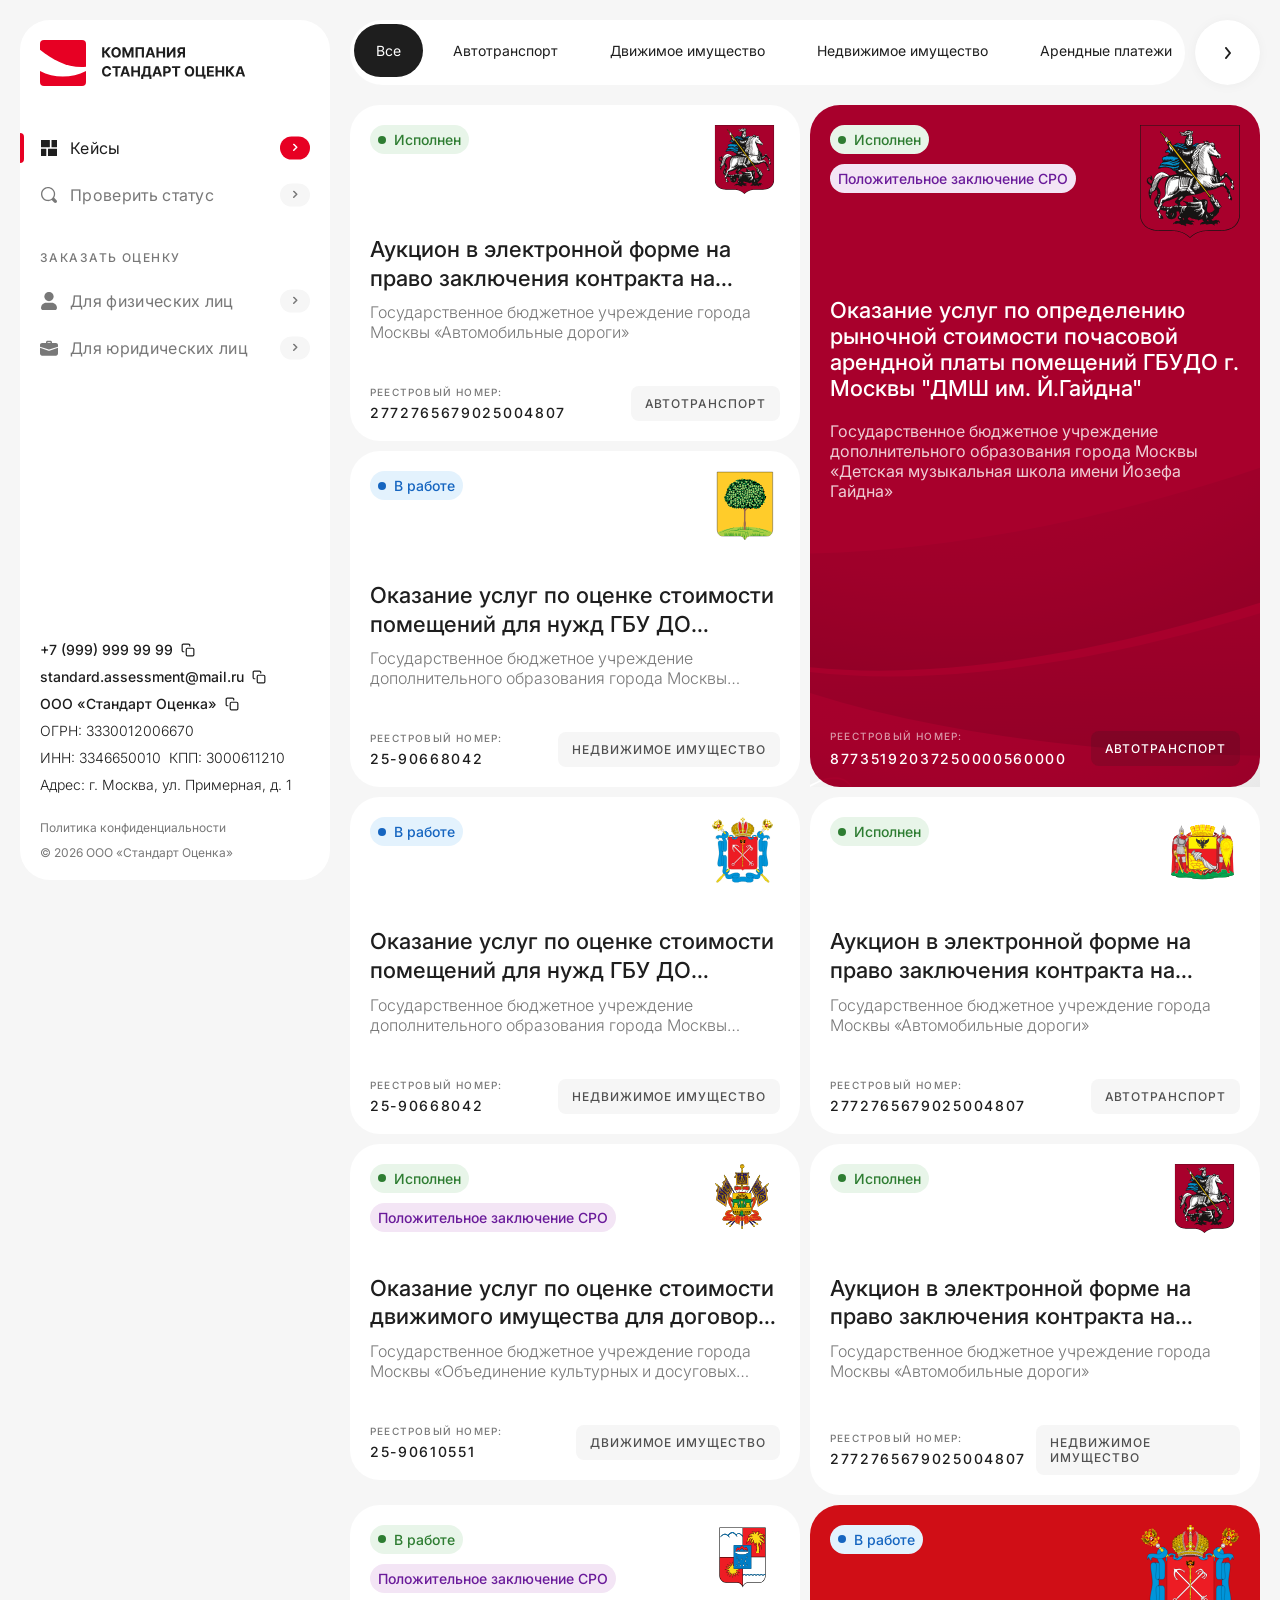
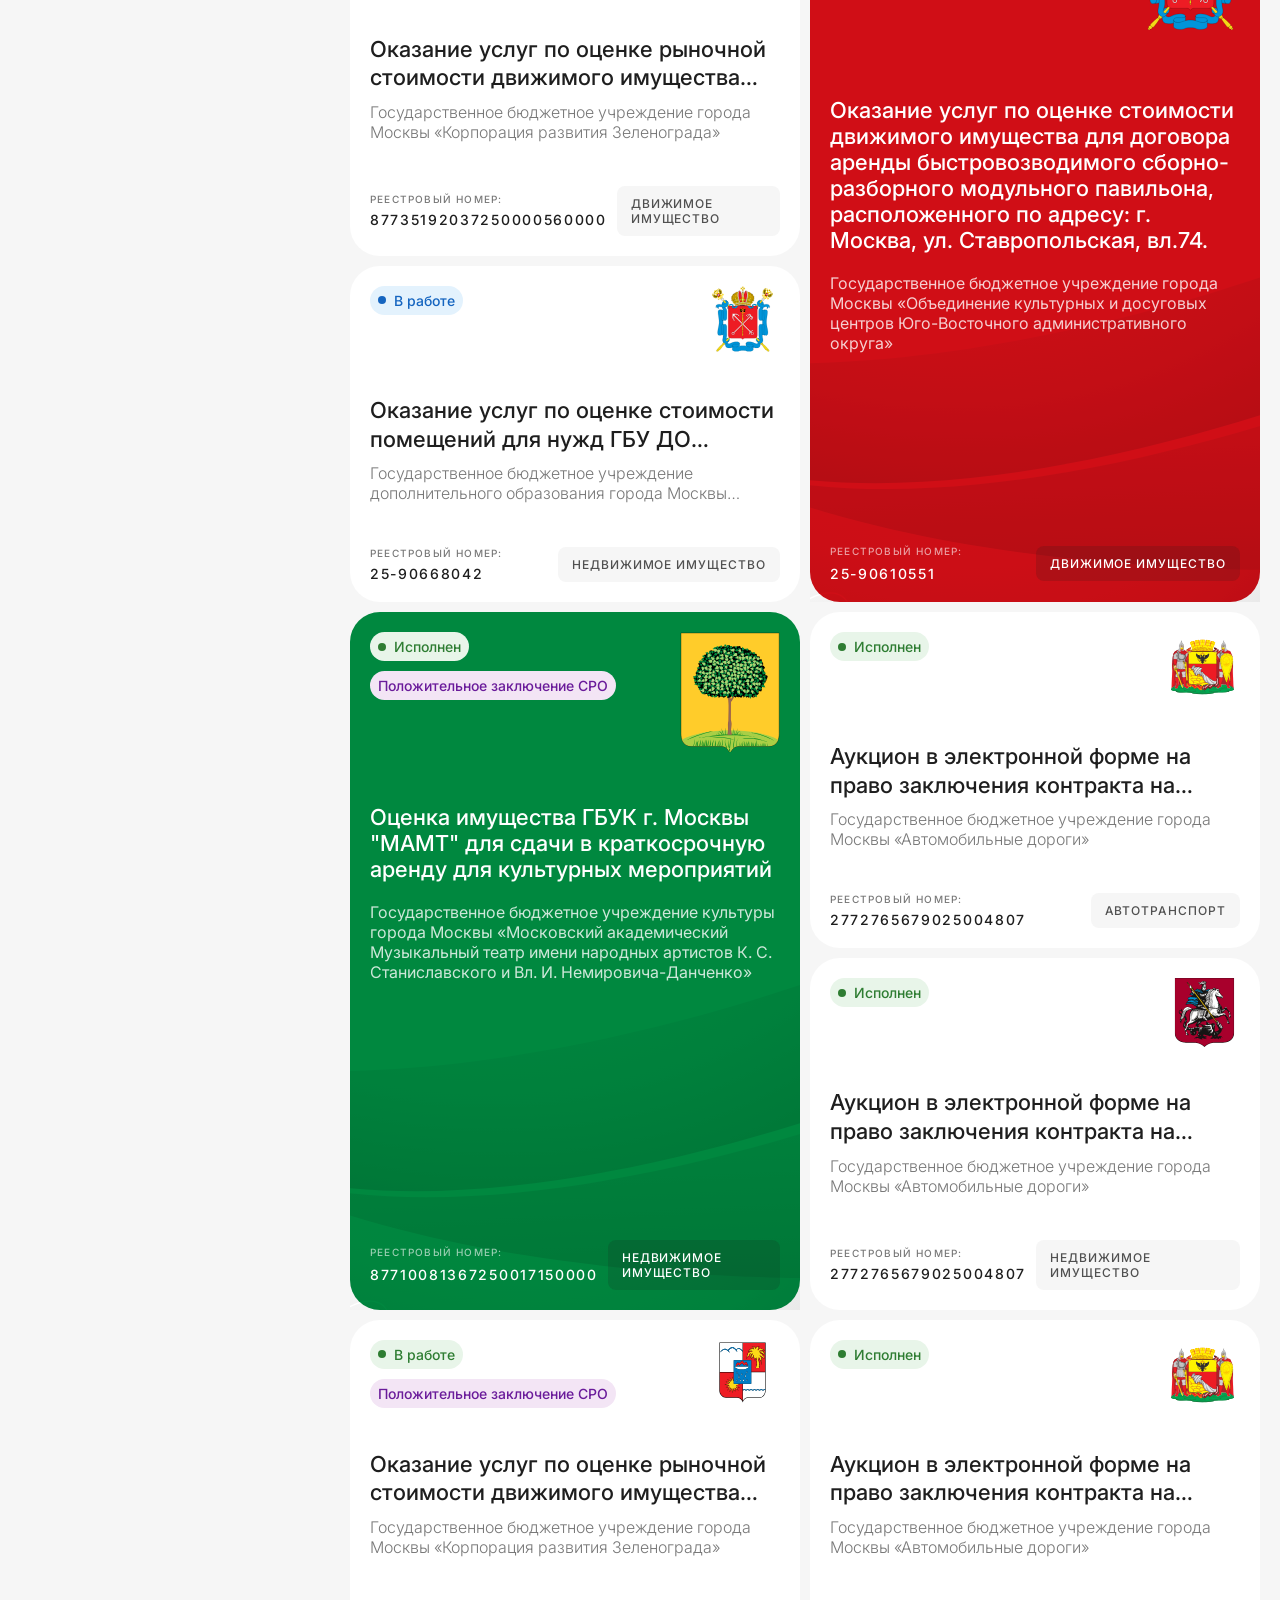
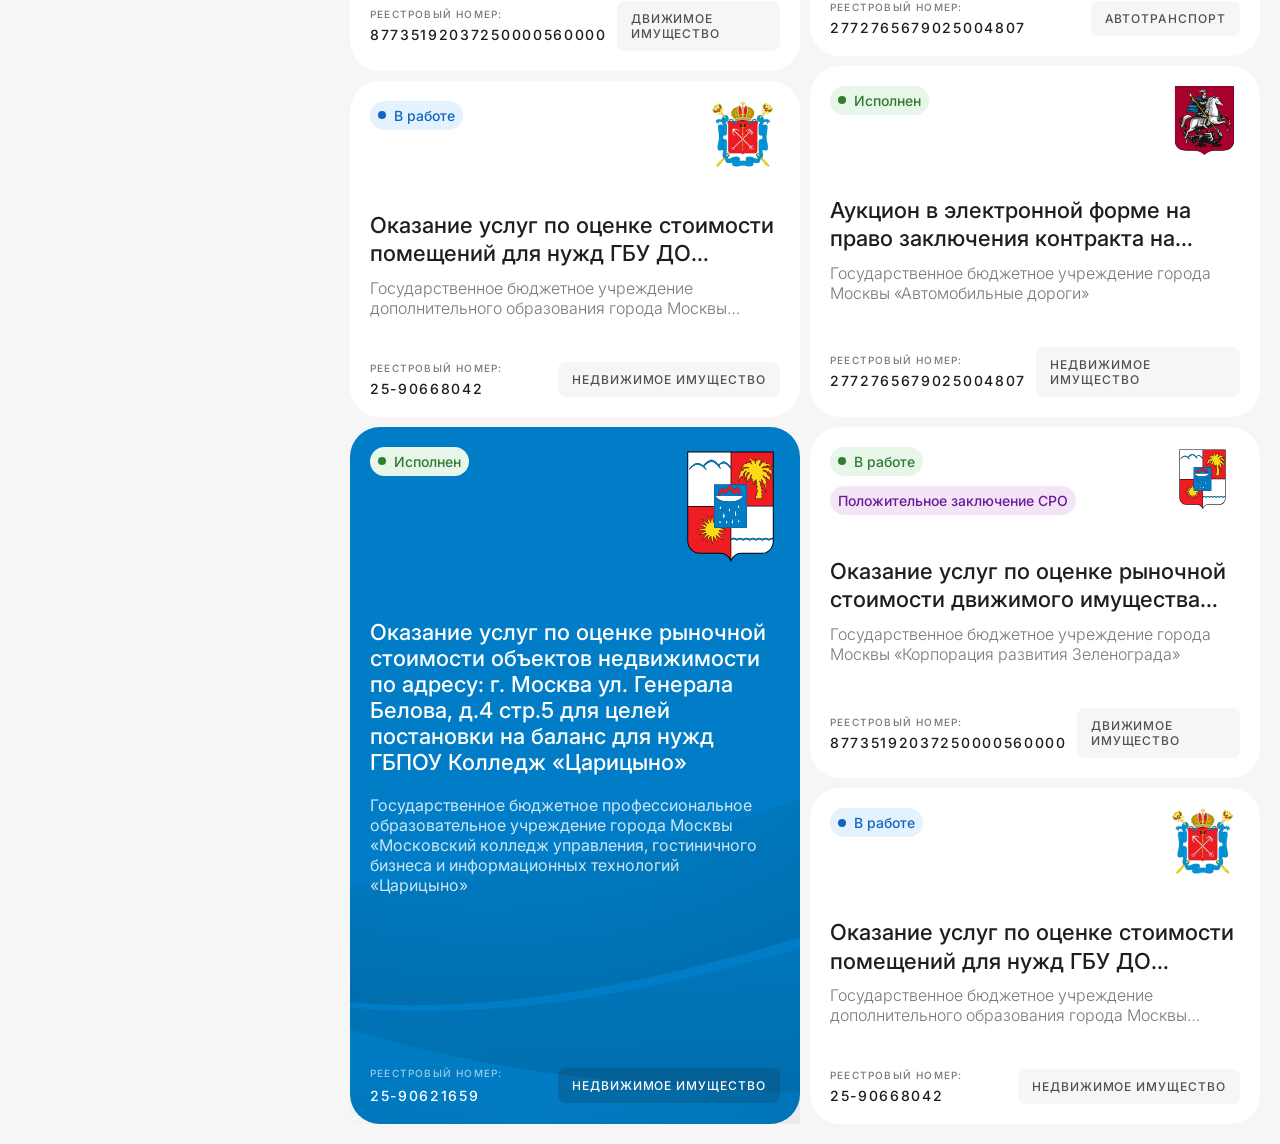
<file: index.html>
<!DOCTYPE html>
<html lang="ru">
<head>
  <meta charset="utf-8">
  <title>Default</title>
  <meta name="description" content="">
  <meta http-equiv="X-UA-Compatible" content="IE=edge">
  <meta name="viewport" content="width=device-width, initial-scale=1.0">
  <!-- <link rel="shortcut icon" type="image/x-icon" href="favicon.ico"> -->

  <!-- Fonts -->
  <link rel="preconnect" href="https://fonts.googleapis.com">
  <link rel="preconnect" href="https://fonts.gstatic.com" crossorigin>
  <link href="https://fonts.googleapis.com/css2?family=Inter:ital,opsz,wght@0,14..32,100..900;1,14..32,100..900&display=swap" rel="stylesheet">
  <!-- Fonts END -->

  <!-- Libs -->
  <link rel="stylesheet" href="libs/swiper/swiper.min.css">
  <!-- Libs END -->

  <link rel="stylesheet" href="css/reset.css">
  <link rel="stylesheet" href="css/grid.css">
  <link rel="stylesheet" href="css/main.css">
  <link rel="stylesheet" href="css/media.css">
</head>
<body>
  <div class="wrapper">
    
    <!-- Header -->

    <header class="header">
      <div class="container fx">
        <div class="logo fx">
          <a href="#" class="fx"><img src="img/logo.svg" alt="Img"></a>
        </div>
        <nav class="nav">
          <div class="nav__wrap fx-column">
            <div class="nav__lists">
              <ul class="nav__list">
                <li class="nav__item">
                  <a href="#" class="nav__link nav__link--active">
                    <svg viewBox="0 0 18 18" fill="none" xmlns="http://www.w3.org/2000/svg">
                      <path d="M6.01221 9.72579H1.29642C1.25765 9.72535 1.21918 9.7326 1.18324 9.74712C1.1473 9.76165 1.11459 9.78317 1.08702 9.81042C1.05945 9.83768 1.03756 9.87014 1.02263 9.90591C1.00769 9.94169 0.999997 9.98007 1 10.0188V16.7068C1 16.8685 1.13137 16.9999 1.29305 16.9999H6.00884C6.04761 17.0003 6.08608 16.9931 6.12202 16.9786C6.15797 16.964 6.19067 16.9425 6.21824 16.9153C6.24581 16.888 6.2677 16.8555 6.28264 16.8198C6.29758 16.784 6.30527 16.7456 6.30526 16.7068V10.0188C6.30526 9.98036 6.29768 9.94225 6.28296 9.9067C6.26823 9.87114 6.24664 9.83884 6.21943 9.81162C6.19222 9.78441 6.15991 9.76283 6.12436 9.7481C6.0888 9.73337 6.05069 9.72579 6.01221 9.72579ZM9.54905 0.999897H1.29642C1.25765 0.999452 1.21918 1.0067 1.18324 1.02123C1.1473 1.03576 1.11459 1.05727 1.08702 1.08453C1.05945 1.11179 1.03756 1.14424 1.02263 1.18002C1.00769 1.2158 0.999997 1.25418 1 1.29295V7.98937C1 8.15122 1.13137 8.28242 1.29305 8.28242H9.54568C9.58445 8.28287 9.62292 8.27562 9.65887 8.26109C9.69481 8.24656 9.72751 8.22505 9.75508 8.19779C9.78265 8.17053 9.80454 8.13808 9.81948 8.1023C9.83442 8.06652 9.84211 8.02814 9.84211 7.98937V1.29295C9.84211 1.21523 9.81123 1.14069 9.75627 1.08573C9.70131 1.03077 9.62677 0.999897 9.54905 0.999897ZM16.7069 9.72579H8.28589C8.24713 9.72535 8.20866 9.7326 8.17271 9.74712C8.13677 9.76165 8.10406 9.78317 8.07649 9.81042C8.04892 9.83768 8.02704 9.87014 8.0121 9.90591C7.99716 9.94169 7.98947 9.98007 7.98947 10.0188V16.7068C7.98947 16.8685 8.12067 16.9999 8.28253 16.9999H16.7036C16.7813 16.9999 16.8558 16.969 16.9108 16.9141C16.9658 16.8591 16.9966 16.7846 16.9966 16.7068V10.0188C16.9966 9.9417 16.9662 9.86767 16.912 9.81281C16.8578 9.75794 16.7841 9.72668 16.7069 9.72579ZM16.7069 0.999897H11.8227C11.784 0.999452 11.7455 1.0067 11.7096 1.02123C11.6736 1.03576 11.6409 1.05727 11.6133 1.08453C11.5858 1.11179 11.5639 1.14424 11.5489 1.18002C11.534 1.2158 11.5263 1.25418 11.5263 1.29295V7.98937C11.5263 8.15122 11.6575 8.28242 11.8194 8.28242H16.7036C16.7423 8.28287 16.7808 8.27562 16.8168 8.26109C16.8527 8.24656 16.8854 8.22505 16.913 8.19779C16.9405 8.17053 16.9624 8.13808 16.9774 8.1023C16.9923 8.06652 17 8.02814 17 7.98937V1.29295C17 1.21523 16.9691 1.14069 16.9142 1.08573C16.8592 1.03077 16.7847 0.999897 16.7069 0.999897Z"/>
                    </svg>
                    Кейсы
                    <span class="nav__arrow flex-center">
                      <svg viewBox="0 0 5 8" fill="none" xmlns="http://www.w3.org/2000/svg">
                        <path d="M0.75 6.75L3.75 3.75L0.75 0.75" stroke="#787878" stroke-width="1.5" stroke-linecap="round" stroke-linejoin="round"/>
                      </svg>
                    </span>
                  </a>
                </li>
                <li class="nav__item">
                  <a href="#" class="nav__link">
                    <svg viewBox="0 0 18 18" fill="none" xmlns="http://www.w3.org/2000/svg">
                      <path fill-rule="evenodd" clip-rule="evenodd" d="M3.99849 12.1506C6.24573 14.3973 9.90219 14.3973 12.1497 12.1506C12.6863 11.6158 13.1123 10.9805 13.4032 10.2809C13.694 9.58134 13.8441 8.8313 13.8447 8.0737C13.8453 7.3161 13.6966 6.56581 13.4069 5.86576C13.1172 5.1657 12.6923 4.52963 12.1565 3.99392C11.6207 3.45822 10.9846 3.0334 10.2844 2.74378C9.58422 2.45415 8.83381 2.3054 8.07608 2.30604C7.31836 2.30668 6.56819 2.45669 5.86852 2.7475C5.16884 3.03831 4.53337 3.4642 3.99849 4.0008C3.46327 4.53593 3.03871 5.17121 2.74905 5.87039C2.4594 6.56956 2.31031 7.31893 2.31031 8.07571C2.31031 8.8325 2.4594 9.58187 2.74905 10.281C3.03871 10.9802 3.46327 11.6155 3.99849 12.1506ZM14.1213 11.7555C15.0211 10.2768 15.3477 8.51967 15.0393 6.81646C14.7309 5.11326 13.809 3.58209 12.4478 2.5126C11.0866 1.44311 9.38062 0.909458 7.65252 1.01258C5.92442 1.1157 4.29403 1.84845 3.06975 3.07222C1.84693 4.29658 1.11506 5.92639 1.01246 7.65362C0.909859 9.38085 1.44364 11.0858 2.51291 12.4463C3.58218 13.8068 5.11286 14.7285 6.81564 15.0372C8.51843 15.346 10.2753 15.0203 11.7543 14.1219L14.1501 16.5169C14.4646 16.8276 14.8893 17.0013 15.3315 17C15.7736 16.9987 16.1973 16.8225 16.5099 16.5098C16.8226 16.1972 16.9987 15.7736 17 15.3315C17.0012 14.8894 16.8275 14.4648 16.5166 14.1504L14.1213 11.7555Z"/>
                    </svg>
                    Проверить статус
                    <span class="nav__arrow flex-center">
                      <svg viewBox="0 0 5 8" fill="none" xmlns="http://www.w3.org/2000/svg">
                        <path d="M0.75 6.75L3.75 3.75L0.75 0.75" stroke="#787878" stroke-width="1.5" stroke-linecap="round" stroke-linejoin="round"/>
                      </svg>
                    </span>
                  </a>
                </li>
              </ul>
              <p class="nav__title">Заказать оценку</p>
              <ul class="nav__list">
                <li class="nav__item">
                  <a href="#" class="nav__link">
                    <svg viewBox="0 0 18 18" fill="none" xmlns="http://www.w3.org/2000/svg">
                      <path d="M11.7826 10.7261H6.18563C3.32035 10.7261 1 13.0464 1 15.9117C1 17.0648 1.93517 18 3.08831 18H14.8799C16.033 18 16.9682 17.0648 16.9682 15.9117C16.9682 13.0464 14.6479 10.7261 11.7826 10.7261Z"/>
                      <path d="M8.98249 9.24623C11.5358 9.24623 13.6056 7.17639 13.6056 4.62312C13.6056 2.06984 11.5358 0 8.98249 0C6.42921 0 4.35938 2.06984 4.35938 4.62312C4.35938 7.17639 6.42921 9.24623 8.98249 9.24623Z"/>
                    </svg>
                    Для физических лиц
                    <span class="nav__arrow flex-center">
                      <svg viewBox="0 0 5 8" fill="none" xmlns="http://www.w3.org/2000/svg">
                        <path d="M0.75 6.75L3.75 3.75L0.75 0.75" stroke="#787878" stroke-width="1.5" stroke-linecap="round" stroke-linejoin="round"/>
                      </svg>
                    </span>
                  </a>
                </li>
                <li class="nav__item">
                  <a href="#" class="nav__link">
                    <svg viewBox="0 0 18 18" fill="none" xmlns="http://www.w3.org/2000/svg">
                      <path d="M11.25 5.021C11.0511 5.021 10.8603 4.94198 10.7197 4.80133C10.579 4.66067 10.5 4.46991 10.5 4.271V3.146H7.5V4.271C7.5 4.46991 7.42098 4.66067 7.28033 4.80133C7.13968 4.94198 6.94891 5.021 6.75 5.021C6.55109 5.021 6.36032 4.94198 6.21967 4.80133C6.07902 4.66067 6 4.46991 6 4.271V3.146C6 2.31875 6.67275 1.646 7.5 1.646H10.5C11.3273 1.646 12 2.31875 12 3.146V4.271C12 4.46991 11.921 4.66067 11.7803 4.80133C11.6397 4.94198 11.4489 5.021 11.25 5.021ZM9.5325 11.681C9.17196 11.8049 8.77956 11.7996 8.4225 11.666L0 8.861V14.5835C0 15.7235 0.9225 16.646 2.0625 16.646H15.9375C17.0775 16.646 18 15.7235 18 14.5835V8.861L9.5325 11.681Z"/>
                      <path d="M18 5.95862V7.67612L9.18 10.6161C9.12 10.6386 9.06 10.6461 9 10.6461C8.94 10.6461 8.88 10.6386 8.82 10.6161L0 7.67612V5.95862C0 4.81862 0.9225 3.89612 2.0625 3.89612H15.9375C17.0775 3.89612 18 4.81862 18 5.95862Z"/>
                    </svg>
                    Для юридических лиц
                    <span class="nav__arrow flex-center">
                      <svg viewBox="0 0 5 8" fill="none" xmlns="http://www.w3.org/2000/svg">
                        <path d="M0.75 6.75L3.75 3.75L0.75 0.75" stroke="#787878" stroke-width="1.5" stroke-linecap="round" stroke-linejoin="round"/>
                      </svg>
                    </span>
                  </a>
                </li>
              </ul>
            </div>
            <div class="information">
              <ul class="information__list">
                <li>
                  <p class="copy-info">
                    <a href="tel:+79999999999">+7 (999) 999 99 99</a><button class="copy-info__btn"></button>
                  </p>
                </li>
                <li>
                  <p class="copy-info">
                    <a href="mailto:standard.assessment@mail.ru">standard.assessment@mail.ru</a><button class="copy-info__btn"></button>
                  </p>
                </li>
                <li>
                  <p class="copy-info">
                    <a href="#">ООО «Стандарт Оценка»</a><button class="copy-info__btn"></button>
                  </p>
                </li>
                <li>ОГРН: 3330012006670</li>
                <li><span>ИНН: 3346650010</span><span>КПП: 3000611210 </span></li>
                <li>Адрес: г. Москва, ул. Примерная, д. 1</li>
              </ul>
              <p><a href="#">Политика конфиденциальности</a></p>
              <p>© 2026 ООО «Стандарт Оценка»</p>
            </div>
          </div>
        </nav>
        <button class="navbar-toggle">
          <span class="icon-bar speed"></span>
          <span class="icon-bar speed"></span>
          <span class="icon-bar speed"></span>
        </button>
      </div>
    </header>

    <!-- Main -->
    
    <main class="main">

      <!-- Tabs -->

      <div class="tabs">
        <div class="tabs__nav fx">
          <div class="swiper-container tabs__nav-sl">
            <div class="swiper-wrapper">
              <div class="swiper-slide tabs__nav-item flex-center speed active">Все</div>
              <div class="swiper-slide tabs__nav-item flex-center speed">Автотранспорт</div>
              <div class="swiper-slide tabs__nav-item flex-center speed">Движимое имущество</div>
              <div class="swiper-slide tabs__nav-item flex-center speed">Недвижимое имущество</div>
              <div class="swiper-slide tabs__nav-item flex-center speed">Арендные платежи</div>
              <div class="swiper-slide tabs__nav-item flex-center speed">Экспертиза и ущерб</div>
              <div class="swiper-slide tabs__nav-item flex-center speed">Права и требования</div>
              <div class="swiper-slide tabs__nav-item flex-center speed">Спецобъекты</div>
            </div>
          </div>
          <button class="swiper-button-arrow tabs__nav-swiper-button-next flex-center">
            <svg viewBox="0 0 6 12" fill="none" xmlns="http://www.w3.org/2000/svg">
              <path d="M1 11L5 6L1 1" stroke-width="2" stroke-linecap="round" stroke-linejoin="round"/>
            </svg>
          </button>
          <!-- <button class="swiper-button-arrow tabs__nav-swiper-button-prev flex-center">
            <svg viewBox="0 0 6 12" fill="none" xmlns="http://www.w3.org/2000/svg">
              <path d="M5 1L0.999999 6L5 11" stroke-width="2" stroke-linecap="round" stroke-linejoin="round"/>
            </svg>
          </button> -->
        </div>
        <div class="tabs__body card">

          <!-- Item -->

          <div class="tabs__item active">
            <div class="row card__row">
              <div class="col-4">
                <div class="card__item">
                  <div class="card__head">
                    <p class="fx">
                      <span class="flex-center card__head-status card__head-status--ok">Исполнен</span>
                    </p>
                  </div>
                  <div class="card__img fx"><img src="img/card/1.svg" alt="Img"></div>
                  <div class="card__text">
                    <span class="title__h2">Аукцион в электронной форме на право заключения контракта на оказание услуг по проведению диагностики технического состояния транспортных средств с выдачей актов оценки и заключения для дальнейшего списания для нужд ГБУ «Автомобильные дороги»</span>
                    <p>Государственное бюджетное учреждение города Москвы «Автомобильные дороги»</p>
                  </div>
                  <div class="card__info fx fx-between align-center">
                    <div class="card__info-text">
                      <span>Реестровый номер:</span>
                      <p>2772765679025004807</p>
                    </div>
                    <span class="card__type flex-center">Автотранспорт</span>
                  </div>
                </div>
                <div class="card__item">
                  <div class="card__head">
                    <p class="fx">
                      <span class="flex-center card__head-status card__head-status--no">В работе</span>
                    </p>
                  </div>
                  <div class="card__img fx"><img src="img/card/2.svg" alt="Img"></div>
                  <div class="card__text">
                    <span class="title__h2">Оказание услуг по оценке стоимости помещений для нужд ГБУ ДО МКСШОР «Восток»</span>
                    <p>Государственное бюджетное учреждение дополнительного образования города Москвы Московская комплексная спортивная школа олимпийского резерва «Восток» Департамента спорта города Москвы</p>
                  </div>
                  <div class="card__info fx fx-between align-center">
                    <div class="card__info-text">
                      <span>Реестровый номер:</span>
                      <p>25-90668042</p>
                    </div>
                    <span class="card__type flex-center">Недвижимое имущество</span>
                  </div>
                </div>
              </div>
              <div class="col-4">
                <div class="card__item card__item--big" style="background: #A8002C;">
                  <div class="card__head">
                    <p class="fx">
                      <span class="flex-center card__head-status card__head-status--ok">Исполнен</span>
                    </p>
                    <p class="fx">
                      <span class="flex-center card__head-type">Положительное заключение СРО</span>
                    </p>
                  </div>
                  <div class="card__img fx"><img src="img/card/1.1.svg" alt="Img"></div>
                  <div class="card__text">
                    <span class="title__h2">Оказание услуг по определению <br>рыночной стоимости почасовой арендной платы помещений ГБУДО г. Москвы "ДМШ им. Й.Гайдна"</span>
                    <p>Государственное бюджетное учреждение <br>дополнительного образования города Москвы «Детская музыкальная школа имени Йозефа Гайдна»</p>
                  </div>
                  <div class="card__info fx fx-between align-center">
                    <div class="card__info-text">
                      <span>Реестровый номер:</span>
                      <p>87735192037250000560000</p>
                    </div>
                    <span class="card__type flex-center">Автотранспорт</span>
                  </div>
                </div>
              </div>
              <div class="col-4">
                <div class="card__item">
                  <div class="card__head">
                    <p class="fx">
                      <span class="flex-center card__head-status card__head-status--no">В работе</span>
                    </p>
                  </div>
                  <div class="card__img fx"><img src="img/card/3.svg" alt="Img"></div>
                  <div class="card__text">
                    <span class="title__h2">Оказание услуг по оценке стоимости помещений для нужд ГБУ ДО МКСШОР «Восток»</span>
                    <p>Государственное бюджетное учреждение дополнительного образования города Москвы Московская комплексная спортивная школа олимпийского резерва «Восток» Департамента спорта города Москвы</p>
                  </div>
                  <div class="card__info fx fx-between align-center">
                    <div class="card__info-text">
                      <span>Реестровый номер:</span>
                      <p>25-90668042</p>
                    </div>
                    <span class="card__type flex-center">Недвижимое имущество</span>
                  </div>
                </div>
                <div class="card__item">
                  <div class="card__head">
                    <p class="fx">
                      <span class="flex-center card__head-status card__head-status--ok">Исполнен</span>
                    </p>
                    <p class="fx">
                      <span class="flex-center card__head-type">Положительное заключение СРО</span>
                    </p>
                  </div>
                  <div class="card__img fx"><img src="img/card/4.svg" alt="Img"></div>
                  <div class="card__text">
                    <span class="title__h2">Оказание услуг по оценке стоимости движимого имущества для договора аренды быстровозводимого сборно-разборного модульного павильона, расположенного по адресу: г. Москва, ул. Ставропольская, вл.74.</span>
                    <p>Государственное бюджетное учреждение города Москвы «Объединение культурных и досуговых центров Юго-Восточного административного округа»</p>
                  </div>
                  <div class="card__info fx fx-between align-center">
                    <div class="card__info-text">
                      <span>Реестровый номер:</span>
                      <p>25-90610551</p>
                    </div>
                    <span class="card__type flex-center">Движимое имущество</span>
                  </div>
                </div>
              </div>
              <div class="col-4">
                <div class="card__item">
                  <div class="card__head">
                    <p class="fx">
                      <span class="flex-center card__head-status card__head-status--ok">Исполнен</span>
                    </p>
                  </div>
                  <div class="card__img fx"><img src="img/card/5.svg" alt="Img"></div>
                  <div class="card__text">
                    <span class="title__h2">Аукцион в электронной форме на право заключения контракта на оказание услуг по проведению диагностики технического состояния транспортных средств с выдачей актов оценки и заключения для дальнейшего списания для нужд ГБУ «Автомобильные дороги»</span>
                    <p>Государственное бюджетное учреждение города Москвы «Автомобильные дороги»</p>
                  </div>
                  <div class="card__info fx fx-between align-center">
                    <div class="card__info-text">
                      <span>Реестровый номер:</span>
                      <p>2772765679025004807</p>
                    </div>
                    <span class="card__type flex-center">Автотранспорт</span>
                  </div>
                </div>
                <div class="card__item">
                  <div class="card__head">
                    <p class="fx">
                      <span class="flex-center card__head-status card__head-status--ok">Исполнен</span>
                    </p>
                  </div>
                  <div class="card__img fx"><img src="img/card/1.svg" alt="Img"></div>
                  <div class="card__text">
                    <span class="title__h2">Аукцион в электронной форме на право заключения контракта на оказание услуг по проведению диагностики технического состояния транспортных средств с выдачей актов оценки и заключения для дальнейшего списания для нужд ГБУ «Автомобильные дороги»</span>
                    <p>Государственное бюджетное учреждение города Москвы «Автомобильные дороги»</p>
                  </div>
                  <div class="card__info fx fx-between align-center">
                    <div class="card__info-text">
                      <span>Реестровый номер:</span>
                      <p>2772765679025004807</p>
                    </div>
                    <span class="card__type flex-center">Недвижимое имущество</span>
                  </div>
                </div>
              </div>
              <div class="col-4">
                <div class="card__item">
                  <div class="card__head">
                    <p class="fx">
                      <span class="flex-center card__head-status card__head-status--ok">В работе</span>
                    </p>
                    <p class="fx">
                      <span class="flex-center card__head-type">Положительное заключение СРО</span>
                    </p>
                  </div>
                  <div class="card__img fx"><img src="img/card/6.svg" alt="Img"></div>
                  <div class="card__text">
                    <span class="title__h2">Оказание услуг по оценке рыночной стоимости движимого имущества ГБУ «КРЗ»</span>
                    <p>Государственное бюджетное учреждение города Москвы «Корпорация развития Зеленограда»</p>
                  </div>
                  <div class="card__info fx fx-between align-center">
                    <div class="card__info-text">
                      <span>Реестровый номер:</span>
                      <p>87735192037250000560000</p>
                    </div>
                    <span class="card__type flex-center">Движимое имущество</span>
                  </div>
                </div>
                <div class="card__item">
                  <div class="card__head">
                    <p class="fx">
                      <span class="flex-center card__head-status card__head-status--no">В работе</span>
                    </p>
                  </div>
                  <div class="card__img fx"><img src="img/card/3.svg" alt="Img"></div>
                  <div class="card__text">
                    <span class="title__h2">Оказание услуг по оценке стоимости помещений для нужд ГБУ ДО МКСШОР «Восток»</span>
                    <p>Государственное бюджетное учреждение дополнительного образования города Москвы Московская комплексная спортивная школа олимпийского резерва «Восток» Департамента спорта города Москвы</p>
                  </div>
                  <div class="card__info fx fx-between align-center">
                    <div class="card__info-text">
                      <span>Реестровый номер:</span>
                      <p>25-90668042</p>
                    </div>
                    <span class="card__type flex-center">Недвижимое имущество</span>
                  </div>
                </div>
              </div>
              <div class="col-4">
                <div class="card__item card__item--big" style="background: #D00E16;">
                  <div class="card__head">
                    <p class="fx">
                      <span class="flex-center card__head-status card__head-status--no">В работе</span>
                    </p>
                  </div>
                  <div class="card__img fx"><img src="img/card/3.1.svg" alt="Img"></div>
                  <div class="card__text">
                    <span class="title__h2">Оказание услуг по оценке стоимости движимого имущества для договора аренды быстровозводимого сборно-разборного модульного павильона, расположенного по адресу: г. Москва, ул. Ставропольская, вл.74.</span>
                    <p>Государственное бюджетное учреждение города Москвы «Объединение культурных и досуговых центров Юго-Восточного административного округа»</p>
                  </div>
                  <div class="card__info fx fx-between align-center">
                    <div class="card__info-text">
                      <span>Реестровый номер:</span>
                      <p>25-90610551</p>
                    </div>
                    <span class="card__type flex-center">Движимое имущество</span>
                  </div>
                </div>
              </div>
              <div class="col-4">
                <div class="card__item card__item--big" style="background: #00883F;">
                  <div class="card__head">
                    <p class="fx">
                      <span class="flex-center card__head-status card__head-status--ok">Исполнен</span>
                    </p>
                    <p class="fx">
                      <span class="flex-center card__head-type">Положительное заключение СРО</span>
                    </p>
                  </div>
                  <div class="card__img fx"><img src="img/card/2.1.svg" alt="Img"></div>
                  <div class="card__text">
                    <span class="title__h2">Оценка имущества ГБУК г. Москвы "МАМТ" для сдачи в краткосрочную аренду для культурных мероприятий</span>
                    <p>Государственное бюджетное учреждение культуры города Москвы «Московский академический Музыкальный театр имени народных артистов К. С. Станиславского и Вл. И. Немировича-Данченко»</p>
                  </div>
                  <div class="card__info fx fx-between align-center">
                    <div class="card__info-text">
                      <span>Реестровый номер:</span>
                      <p>87710081367250017150000</p>
                    </div>
                    <span class="card__type flex-center">Недвижимое имущество</span>
                  </div>
                </div>
              </div>
              <div class="col-4">
                <div class="card__item">
                  <div class="card__head">
                    <p class="fx">
                      <span class="flex-center card__head-status card__head-status--ok">Исполнен</span>
                    </p>
                  </div>
                  <div class="card__img fx"><img src="img/card/5.svg" alt="Img"></div>
                  <div class="card__text">
                    <span class="title__h2">Аукцион в электронной форме на право заключения контракта на оказание услуг по проведению диагностики технического состояния транспортных средств с выдачей актов оценки и заключения для дальнейшего списания для нужд ГБУ «Автомобильные дороги»</span>
                    <p>Государственное бюджетное учреждение города Москвы «Автомобильные дороги»</p>
                  </div>
                  <div class="card__info fx fx-between align-center">
                    <div class="card__info-text">
                      <span>Реестровый номер:</span>
                      <p>2772765679025004807</p>
                    </div>
                    <span class="card__type flex-center">Автотранспорт</span>
                  </div>
                </div>
                <div class="card__item">
                  <div class="card__head">
                    <p class="fx">
                      <span class="flex-center card__head-status card__head-status--ok">Исполнен</span>
                    </p>
                  </div>
                  <div class="card__img fx"><img src="img/card/1.svg" alt="Img"></div>
                  <div class="card__text">
                    <span class="title__h2">Аукцион в электронной форме на право заключения контракта на оказание услуг по проведению диагностики технического состояния транспортных средств с выдачей актов оценки и заключения для дальнейшего списания для нужд ГБУ «Автомобильные дороги»</span>
                    <p>Государственное бюджетное учреждение города Москвы «Автомобильные дороги»</p>
                  </div>
                  <div class="card__info fx fx-between align-center">
                    <div class="card__info-text">
                      <span>Реестровый номер:</span>
                      <p>2772765679025004807</p>
                    </div>
                    <span class="card__type flex-center">Недвижимое имущество</span>
                  </div>
                </div>
              </div>
              <div class="col-4">
                <div class="card__item">
                  <div class="card__head">
                    <p class="fx">
                      <span class="flex-center card__head-status card__head-status--ok">В работе</span>
                    </p>
                    <p class="fx">
                      <span class="flex-center card__head-type">Положительное заключение СРО</span>
                    </p>
                  </div>
                  <div class="card__img fx"><img src="img/card/6.svg" alt="Img"></div>
                  <div class="card__text">
                    <span class="title__h2">Оказание услуг по оценке рыночной стоимости движимого имущества ГБУ «КРЗ»</span>
                    <p>Государственное бюджетное учреждение города Москвы «Корпорация развития Зеленограда»</p>
                  </div>
                  <div class="card__info fx fx-between align-center">
                    <div class="card__info-text">
                      <span>Реестровый номер:</span>
                      <p>87735192037250000560000</p>
                    </div>
                    <span class="card__type flex-center">Движимое имущество</span>
                  </div>
                </div>
                <div class="card__item">
                  <div class="card__head">
                    <p class="fx">
                      <span class="flex-center card__head-status card__head-status--no">В работе</span>
                    </p>
                  </div>
                  <div class="card__img fx"><img src="img/card/3.svg" alt="Img"></div>
                  <div class="card__text">
                    <span class="title__h2">Оказание услуг по оценке стоимости помещений для нужд ГБУ ДО МКСШОР «Восток»</span>
                    <p>Государственное бюджетное учреждение дополнительного образования города Москвы Московская комплексная спортивная школа олимпийского резерва «Восток» Департамента спорта города Москвы</p>
                  </div>
                  <div class="card__info fx fx-between align-center">
                    <div class="card__info-text">
                      <span>Реестровый номер:</span>
                      <p>25-90668042</p>
                    </div>
                    <span class="card__type flex-center">Недвижимое имущество</span>
                  </div>
                </div>
              </div>
              <div class="col-4">
                <div class="card__item">
                  <div class="card__head">
                    <p class="fx">
                      <span class="flex-center card__head-status card__head-status--ok">Исполнен</span>
                    </p>
                  </div>
                  <div class="card__img fx"><img src="img/card/5.svg" alt="Img"></div>
                  <div class="card__text">
                    <span class="title__h2">Аукцион в электронной форме на право заключения контракта на оказание услуг по проведению диагностики технического состояния транспортных средств с выдачей актов оценки и заключения для дальнейшего списания для нужд ГБУ «Автомобильные дороги»</span>
                    <p>Государственное бюджетное учреждение города Москвы «Автомобильные дороги»</p>
                  </div>
                  <div class="card__info fx fx-between align-center">
                    <div class="card__info-text">
                      <span>Реестровый номер:</span>
                      <p>2772765679025004807</p>
                    </div>
                    <span class="card__type flex-center">Автотранспорт</span>
                  </div>
                </div>
                <div class="card__item">
                  <div class="card__head">
                    <p class="fx">
                      <span class="flex-center card__head-status card__head-status--ok">Исполнен</span>
                    </p>
                  </div>
                  <div class="card__img fx"><img src="img/card/1.svg" alt="Img"></div>
                  <div class="card__text">
                    <span class="title__h2">Аукцион в электронной форме на право заключения контракта на оказание услуг по проведению диагностики технического состояния транспортных средств с выдачей актов оценки и заключения для дальнейшего списания для нужд ГБУ «Автомобильные дороги»</span>
                    <p>Государственное бюджетное учреждение города Москвы «Автомобильные дороги»</p>
                  </div>
                  <div class="card__info fx fx-between align-center">
                    <div class="card__info-text">
                      <span>Реестровый номер:</span>
                      <p>2772765679025004807</p>
                    </div>
                    <span class="card__type flex-center">Недвижимое имущество</span>
                  </div>
                </div>
              </div>
              <div class="col-4">
                <div class="card__item card__item--big" style="background: #007DC6;">
                  <div class="card__head">
                    <p class="fx">
                      <span class="flex-center card__head-status card__head-status--ok">Исполнен</span>
                    </p>
                  </div>
                  <div class="card__img fx"><img src="img/card/6.1.svg" alt="Img"></div>
                  <div class="card__text">
                    <span class="title__h2">Оказание услуг по оценке рыночной стоимости объектов недвижимости по адресу: г. Москва ул. Генерала Белова, д.4 стр.5 для целей постановки на баланс для нужд ГБПОУ Колледж «Царицыно»</span>
                    <p>Государственное бюджетное профессиональное образовательное учреждение города Москвы «Московский колледж управления, гостиничного бизнеса и информационных технологий «Царицыно»</p>
                  </div>
                  <div class="card__info fx fx-between align-center">
                    <div class="card__info-text">
                      <span>Реестровый номер:</span>
                      <p>25-90621659</p>
                    </div>
                    <span class="card__type flex-center">Недвижимое имущество</span>
                  </div>
                </div>
              </div>
              <div class="col-4">
                <div class="card__item">
                  <div class="card__head">
                    <p class="fx">
                      <span class="flex-center card__head-status card__head-status--ok">В работе</span>
                    </p>
                    <p class="fx">
                      <span class="flex-center card__head-type">Положительное заключение СРО</span>
                    </p>
                  </div>
                  <div class="card__img fx"><img src="img/card/6.svg" alt="Img"></div>
                  <div class="card__text">
                    <span class="title__h2">Оказание услуг по оценке рыночной стоимости движимого имущества ГБУ «КРЗ»</span>
                    <p>Государственное бюджетное учреждение города Москвы «Корпорация развития Зеленограда»</p>
                  </div>
                  <div class="card__info fx fx-between align-center">
                    <div class="card__info-text">
                      <span>Реестровый номер:</span>
                      <p>87735192037250000560000</p>
                    </div>
                    <span class="card__type flex-center">Движимое имущество</span>
                  </div>
                </div>
                <div class="card__item">
                  <div class="card__head">
                    <p class="fx">
                      <span class="flex-center card__head-status card__head-status--no">В работе</span>
                    </p>
                  </div>
                  <div class="card__img fx"><img src="img/card/3.svg" alt="Img"></div>
                  <div class="card__text">
                    <span class="title__h2">Оказание услуг по оценке стоимости помещений для нужд ГБУ ДО МКСШОР «Восток»</span>
                    <p>Государственное бюджетное учреждение дополнительного образования города Москвы Московская комплексная спортивная школа олимпийского резерва «Восток» Департамента спорта города Москвы</p>
                  </div>
                  <div class="card__info fx fx-between align-center">
                    <div class="card__info-text">
                      <span>Реестровый номер:</span>
                      <p>25-90668042</p>
                    </div>
                    <span class="card__type flex-center">Недвижимое имущество</span>
                  </div>
                </div>
              </div>
            </div>
          </div>

          <!-- Item -->

          <div class="tabs__item">
            <div class="row card__row">
              <div class="col-4">
                <div class="card__item">
                  <div class="card__head">
                    <p class="fx">
                      <span class="flex-center card__head-status card__head-status--ok">Исполнен</span>
                    </p>
                  </div>
                  <div class="card__img fx"><img src="img/card/1.svg" alt="Img"></div>
                  <div class="card__text">
                    <span class="title__h2">Аукцион в электронной форме на право заключения контракта на оказание услуг по проведению диагностики технического состояния транспортных средств с выдачей актов оценки и заключения для дальнейшего списания для нужд ГБУ «Автомобильные дороги»</span>
                    <p>Государственное бюджетное учреждение города Москвы «Автомобильные дороги»</p>
                  </div>
                  <div class="card__info fx fx-between align-center">
                    <div class="card__info-text">
                      <span>Реестровый номер:</span>
                      <p>2772765679025004807</p>
                    </div>
                    <span class="card__type flex-center">Автотранспорт</span>
                  </div>
                </div>
                <div class="card__item">
                  <div class="card__head">
                    <p class="fx">
                      <span class="flex-center card__head-status card__head-status--no">В работе</span>
                    </p>
                  </div>
                  <div class="card__img fx"><img src="img/card/2.svg" alt="Img"></div>
                  <div class="card__text">
                    <span class="title__h2">Оказание услуг по оценке стоимости помещений для нужд ГБУ ДО МКСШОР «Восток»</span>
                    <p>Государственное бюджетное учреждение дополнительного образования города Москвы Московская комплексная спортивная школа олимпийского резерва «Восток» Департамента спорта города Москвы</p>
                  </div>
                  <div class="card__info fx fx-between align-center">
                    <div class="card__info-text">
                      <span>Реестровый номер:</span>
                      <p>25-90668042</p>
                    </div>
                    <span class="card__type flex-center">Недвижимое имущество</span>
                  </div>
                </div>
              </div>
              <div class="col-4">
                <div class="card__item card__item--big" style="background: #A8002C;">
                  <div class="card__head">
                    <p class="fx">
                      <span class="flex-center card__head-status card__head-status--ok">Исполнен</span>
                    </p>
                    <p class="fx">
                      <span class="flex-center card__head-type">Положительное заключение СРО</span>
                    </p>
                  </div>
                  <div class="card__img fx"><img src="img/card/1.1.svg" alt="Img"></div>
                  <div class="card__text">
                    <span class="title__h2">Оказание услуг по определению <br>рыночной стоимости почасовой арендной платы помещений ГБУДО г. Москвы "ДМШ им. Й.Гайдна"</span>
                    <p>Государственное бюджетное учреждение <br>дополнительного образования города Москвы «Детская музыкальная школа имени Йозефа Гайдна»</p>
                  </div>
                  <div class="card__info fx fx-between align-center">
                    <div class="card__info-text">
                      <span>Реестровый номер:</span>
                      <p>87735192037250000560000</p>
                    </div>
                    <span class="card__type flex-center">Автотранспорт</span>
                  </div>
                </div>
              </div>
              <div class="col-4">
                <div class="card__item">
                  <div class="card__head">
                    <p class="fx">
                      <span class="flex-center card__head-status card__head-status--no">В работе</span>
                    </p>
                  </div>
                  <div class="card__img fx"><img src="img/card/3.svg" alt="Img"></div>
                  <div class="card__text">
                    <span class="title__h2">Оказание услуг по оценке стоимости помещений для нужд ГБУ ДО МКСШОР «Восток»</span>
                    <p>Государственное бюджетное учреждение дополнительного образования города Москвы Московская комплексная спортивная школа олимпийского резерва «Восток» Департамента спорта города Москвы</p>
                  </div>
                  <div class="card__info fx fx-between align-center">
                    <div class="card__info-text">
                      <span>Реестровый номер:</span>
                      <p>25-90668042</p>
                    </div>
                    <span class="card__type flex-center">Недвижимое имущество</span>
                  </div>
                </div>
                <div class="card__item">
                  <div class="card__head">
                    <p class="fx">
                      <span class="flex-center card__head-status card__head-status--ok">Исполнен</span>
                    </p>
                    <p class="fx">
                      <span class="flex-center card__head-type">Положительное заключение СРО</span>
                    </p>
                  </div>
                  <div class="card__img fx"><img src="img/card/4.svg" alt="Img"></div>
                  <div class="card__text">
                    <span class="title__h2">Оказание услуг по оценке стоимости движимого имущества для договора аренды быстровозводимого сборно-разборного модульного павильона, расположенного по адресу: г. Москва, ул. Ставропольская, вл.74.</span>
                    <p>Государственное бюджетное учреждение города Москвы «Объединение культурных и досуговых центров Юго-Восточного административного округа»</p>
                  </div>
                  <div class="card__info fx fx-between align-center">
                    <div class="card__info-text">
                      <span>Реестровый номер:</span>
                      <p>25-90610551</p>
                    </div>
                    <span class="card__type flex-center">Движимое имущество</span>
                  </div>
                </div>
              </div>
            </div>
          </div>

          <!-- Item -->

          <div class="tabs__item">
            <div class="row card__row">
              <div class="col-4">
                <div class="card__item">
                  <div class="card__head">
                    <p class="fx">
                      <span class="flex-center card__head-status card__head-status--ok">Исполнен</span>
                    </p>
                  </div>
                  <div class="card__img fx"><img src="img/card/1.svg" alt="Img"></div>
                  <div class="card__text">
                    <span class="title__h2">Аукцион в электронной форме на право заключения контракта на оказание услуг по проведению диагностики технического состояния транспортных средств с выдачей актов оценки и заключения для дальнейшего списания для нужд ГБУ «Автомобильные дороги»</span>
                    <p>Государственное бюджетное учреждение города Москвы «Автомобильные дороги»</p>
                  </div>
                  <div class="card__info fx fx-between align-center">
                    <div class="card__info-text">
                      <span>Реестровый номер:</span>
                      <p>2772765679025004807</p>
                    </div>
                    <span class="card__type flex-center">Автотранспорт</span>
                  </div>
                </div>
                <div class="card__item">
                  <div class="card__head">
                    <p class="fx">
                      <span class="flex-center card__head-status card__head-status--no">В работе</span>
                    </p>
                  </div>
                  <div class="card__img fx"><img src="img/card/2.svg" alt="Img"></div>
                  <div class="card__text">
                    <span class="title__h2">Оказание услуг по оценке стоимости помещений для нужд ГБУ ДО МКСШОР «Восток»</span>
                    <p>Государственное бюджетное учреждение дополнительного образования города Москвы Московская комплексная спортивная школа олимпийского резерва «Восток» Департамента спорта города Москвы</p>
                  </div>
                  <div class="card__info fx fx-between align-center">
                    <div class="card__info-text">
                      <span>Реестровый номер:</span>
                      <p>25-90668042</p>
                    </div>
                    <span class="card__type flex-center">Недвижимое имущество</span>
                  </div>
                </div>
              </div>
              <div class="col-4">
                <div class="card__item card__item--big" style="background: #A8002C;">
                  <div class="card__head">
                    <p class="fx">
                      <span class="flex-center card__head-status card__head-status--ok">Исполнен</span>
                    </p>
                    <p class="fx">
                      <span class="flex-center card__head-type">Положительное заключение СРО</span>
                    </p>
                  </div>
                  <div class="card__img fx"><img src="img/card/1.1.svg" alt="Img"></div>
                  <div class="card__text">
                    <span class="title__h2">Оказание услуг по определению <br>рыночной стоимости почасовой арендной платы помещений ГБУДО г. Москвы "ДМШ им. Й.Гайдна"</span>
                    <p>Государственное бюджетное учреждение <br>дополнительного образования города Москвы «Детская музыкальная школа имени Йозефа Гайдна»</p>
                  </div>
                  <div class="card__info fx fx-between align-center">
                    <div class="card__info-text">
                      <span>Реестровый номер:</span>
                      <p>87735192037250000560000</p>
                    </div>
                    <span class="card__type flex-center">Автотранспорт</span>
                  </div>
                </div>
              </div>
            </div>
          </div>

          <!-- Item -->

          <div class="tabs__item">
            <div class="row card__row">
              <div class="col-4">
                <div class="card__item">
                  <div class="card__head">
                    <p class="fx">
                      <span class="flex-center card__head-status card__head-status--ok">Исполнен</span>
                    </p>
                  </div>
                  <div class="card__img fx"><img src="img/card/1.svg" alt="Img"></div>
                  <div class="card__text">
                    <span class="title__h2">Аукцион в электронной форме на право заключения контракта на оказание услуг по проведению диагностики технического состояния транспортных средств с выдачей актов оценки и заключения для дальнейшего списания для нужд ГБУ «Автомобильные дороги»</span>
                    <p>Государственное бюджетное учреждение города Москвы «Автомобильные дороги»</p>
                  </div>
                  <div class="card__info fx fx-between align-center">
                    <div class="card__info-text">
                      <span>Реестровый номер:</span>
                      <p>2772765679025004807</p>
                    </div>
                    <span class="card__type flex-center">Автотранспорт</span>
                  </div>
                </div>
                <div class="card__item">
                  <div class="card__head">
                    <p class="fx">
                      <span class="flex-center card__head-status card__head-status--no">В работе</span>
                    </p>
                  </div>
                  <div class="card__img fx"><img src="img/card/2.svg" alt="Img"></div>
                  <div class="card__text">
                    <span class="title__h2">Оказание услуг по оценке стоимости помещений для нужд ГБУ ДО МКСШОР «Восток»</span>
                    <p>Государственное бюджетное учреждение дополнительного образования города Москвы Московская комплексная спортивная школа олимпийского резерва «Восток» Департамента спорта города Москвы</p>
                  </div>
                  <div class="card__info fx fx-between align-center">
                    <div class="card__info-text">
                      <span>Реестровый номер:</span>
                      <p>25-90668042</p>
                    </div>
                    <span class="card__type flex-center">Недвижимое имущество</span>
                  </div>
                </div>
              </div>
              <div class="col-4">
                <div class="card__item card__item--big" style="background: #A8002C;">
                  <div class="card__head">
                    <p class="fx">
                      <span class="flex-center card__head-status card__head-status--ok">Исполнен</span>
                    </p>
                    <p class="fx">
                      <span class="flex-center card__head-type">Положительное заключение СРО</span>
                    </p>
                  </div>
                  <div class="card__img fx"><img src="img/card/1.1.svg" alt="Img"></div>
                  <div class="card__text">
                    <span class="title__h2">Оказание услуг по определению <br>рыночной стоимости почасовой арендной платы помещений ГБУДО г. Москвы "ДМШ им. Й.Гайдна"</span>
                    <p>Государственное бюджетное учреждение <br>дополнительного образования города Москвы «Детская музыкальная школа имени Йозефа Гайдна»</p>
                  </div>
                  <div class="card__info fx fx-between align-center">
                    <div class="card__info-text">
                      <span>Реестровый номер:</span>
                      <p>87735192037250000560000</p>
                    </div>
                    <span class="card__type flex-center">Автотранспорт</span>
                  </div>
                </div>
              </div>
              <div class="col-4">
                <div class="card__item">
                  <div class="card__head">
                    <p class="fx">
                      <span class="flex-center card__head-status card__head-status--no">В работе</span>
                    </p>
                  </div>
                  <div class="card__img fx"><img src="img/card/3.svg" alt="Img"></div>
                  <div class="card__text">
                    <span class="title__h2">Оказание услуг по оценке стоимости помещений для нужд ГБУ ДО МКСШОР «Восток»</span>
                    <p>Государственное бюджетное учреждение дополнительного образования города Москвы Московская комплексная спортивная школа олимпийского резерва «Восток» Департамента спорта города Москвы</p>
                  </div>
                  <div class="card__info fx fx-between align-center">
                    <div class="card__info-text">
                      <span>Реестровый номер:</span>
                      <p>25-90668042</p>
                    </div>
                    <span class="card__type flex-center">Недвижимое имущество</span>
                  </div>
                </div>
                <div class="card__item">
                  <div class="card__head">
                    <p class="fx">
                      <span class="flex-center card__head-status card__head-status--ok">Исполнен</span>
                    </p>
                    <p class="fx">
                      <span class="flex-center card__head-type">Положительное заключение СРО</span>
                    </p>
                  </div>
                  <div class="card__img fx"><img src="img/card/4.svg" alt="Img"></div>
                  <div class="card__text">
                    <span class="title__h2">Оказание услуг по оценке стоимости движимого имущества для договора аренды быстровозводимого сборно-разборного модульного павильона, расположенного по адресу: г. Москва, ул. Ставропольская, вл.74.</span>
                    <p>Государственное бюджетное учреждение города Москвы «Объединение культурных и досуговых центров Юго-Восточного административного округа»</p>
                  </div>
                  <div class="card__info fx fx-between align-center">
                    <div class="card__info-text">
                      <span>Реестровый номер:</span>
                      <p>25-90610551</p>
                    </div>
                    <span class="card__type flex-center">Движимое имущество</span>
                  </div>
                </div>
              </div>
            </div>
          </div>

          <!-- Item -->

          <div class="tabs__item">
            <div class="row card__row">
              <div class="col-4">
                <div class="card__item">
                  <div class="card__head">
                    <p class="fx">
                      <span class="flex-center card__head-status card__head-status--ok">Исполнен</span>
                    </p>
                  </div>
                  <div class="card__img fx"><img src="img/card/1.svg" alt="Img"></div>
                  <div class="card__text">
                    <span class="title__h2">Аукцион в электронной форме на право заключения контракта на оказание услуг по проведению диагностики технического состояния транспортных средств с выдачей актов оценки и заключения для дальнейшего списания для нужд ГБУ «Автомобильные дороги»</span>
                    <p>Государственное бюджетное учреждение города Москвы «Автомобильные дороги»</p>
                  </div>
                  <div class="card__info fx fx-between align-center">
                    <div class="card__info-text">
                      <span>Реестровый номер:</span>
                      <p>2772765679025004807</p>
                    </div>
                    <span class="card__type flex-center">Автотранспорт</span>
                  </div>
                </div>
                <div class="card__item">
                  <div class="card__head">
                    <p class="fx">
                      <span class="flex-center card__head-status card__head-status--no">В работе</span>
                    </p>
                  </div>
                  <div class="card__img fx"><img src="img/card/2.svg" alt="Img"></div>
                  <div class="card__text">
                    <span class="title__h2">Оказание услуг по оценке стоимости помещений для нужд ГБУ ДО МКСШОР «Восток»</span>
                    <p>Государственное бюджетное учреждение дополнительного образования города Москвы Московская комплексная спортивная школа олимпийского резерва «Восток» Департамента спорта города Москвы</p>
                  </div>
                  <div class="card__info fx fx-between align-center">
                    <div class="card__info-text">
                      <span>Реестровый номер:</span>
                      <p>25-90668042</p>
                    </div>
                    <span class="card__type flex-center">Недвижимое имущество</span>
                  </div>
                </div>
              </div>
              <div class="col-4">
                <div class="card__item card__item--big" style="background: #A8002C;">
                  <div class="card__head">
                    <p class="fx">
                      <span class="flex-center card__head-status card__head-status--ok">Исполнен</span>
                    </p>
                    <p class="fx">
                      <span class="flex-center card__head-type">Положительное заключение СРО</span>
                    </p>
                  </div>
                  <div class="card__img fx"><img src="img/card/1.1.svg" alt="Img"></div>
                  <div class="card__text">
                    <span class="title__h2">Оказание услуг по определению <br>рыночной стоимости почасовой арендной платы помещений ГБУДО г. Москвы "ДМШ им. Й.Гайдна"</span>
                    <p>Государственное бюджетное учреждение <br>дополнительного образования города Москвы «Детская музыкальная школа имени Йозефа Гайдна»</p>
                  </div>
                  <div class="card__info fx fx-between align-center">
                    <div class="card__info-text">
                      <span>Реестровый номер:</span>
                      <p>87735192037250000560000</p>
                    </div>
                    <span class="card__type flex-center">Автотранспорт</span>
                  </div>
                </div>
              </div>
              <div class="col-4">
                <div class="card__item">
                  <div class="card__head">
                    <p class="fx">
                      <span class="flex-center card__head-status card__head-status--no">В работе</span>
                    </p>
                  </div>
                  <div class="card__img fx"><img src="img/card/3.svg" alt="Img"></div>
                  <div class="card__text">
                    <span class="title__h2">Оказание услуг по оценке стоимости помещений для нужд ГБУ ДО МКСШОР «Восток»</span>
                    <p>Государственное бюджетное учреждение дополнительного образования города Москвы Московская комплексная спортивная школа олимпийского резерва «Восток» Департамента спорта города Москвы</p>
                  </div>
                  <div class="card__info fx fx-between align-center">
                    <div class="card__info-text">
                      <span>Реестровый номер:</span>
                      <p>25-90668042</p>
                    </div>
                    <span class="card__type flex-center">Недвижимое имущество</span>
                  </div>
                </div>
                <div class="card__item">
                  <div class="card__head">
                    <p class="fx">
                      <span class="flex-center card__head-status card__head-status--ok">Исполнен</span>
                    </p>
                    <p class="fx">
                      <span class="flex-center card__head-type">Положительное заключение СРО</span>
                    </p>
                  </div>
                  <div class="card__img fx"><img src="img/card/4.svg" alt="Img"></div>
                  <div class="card__text">
                    <span class="title__h2">Оказание услуг по оценке стоимости движимого имущества для договора аренды быстровозводимого сборно-разборного модульного павильона, расположенного по адресу: г. Москва, ул. Ставропольская, вл.74.</span>
                    <p>Государственное бюджетное учреждение города Москвы «Объединение культурных и досуговых центров Юго-Восточного административного округа»</p>
                  </div>
                  <div class="card__info fx fx-between align-center">
                    <div class="card__info-text">
                      <span>Реестровый номер:</span>
                      <p>25-90610551</p>
                    </div>
                    <span class="card__type flex-center">Движимое имущество</span>
                  </div>
                </div>
              </div>
            </div>
          </div>

          <!-- Item -->

          <div class="tabs__item">
            <div class="row card__row">
              <div class="col-4">
                <div class="card__item">
                  <div class="card__head">
                    <p class="fx">
                      <span class="flex-center card__head-status card__head-status--ok">Исполнен</span>
                    </p>
                  </div>
                  <div class="card__img fx"><img src="img/card/1.svg" alt="Img"></div>
                  <div class="card__text">
                    <span class="title__h2">Аукцион в электронной форме на право заключения контракта на оказание услуг по проведению диагностики технического состояния транспортных средств с выдачей актов оценки и заключения для дальнейшего списания для нужд ГБУ «Автомобильные дороги»</span>
                    <p>Государственное бюджетное учреждение города Москвы «Автомобильные дороги»</p>
                  </div>
                  <div class="card__info fx fx-between align-center">
                    <div class="card__info-text">
                      <span>Реестровый номер:</span>
                      <p>2772765679025004807</p>
                    </div>
                    <span class="card__type flex-center">Автотранспорт</span>
                  </div>
                </div>
                <div class="card__item">
                  <div class="card__head">
                    <p class="fx">
                      <span class="flex-center card__head-status card__head-status--no">В работе</span>
                    </p>
                  </div>
                  <div class="card__img fx"><img src="img/card/2.svg" alt="Img"></div>
                  <div class="card__text">
                    <span class="title__h2">Оказание услуг по оценке стоимости помещений для нужд ГБУ ДО МКСШОР «Восток»</span>
                    <p>Государственное бюджетное учреждение дополнительного образования города Москвы Московская комплексная спортивная школа олимпийского резерва «Восток» Департамента спорта города Москвы</p>
                  </div>
                  <div class="card__info fx fx-between align-center">
                    <div class="card__info-text">
                      <span>Реестровый номер:</span>
                      <p>25-90668042</p>
                    </div>
                    <span class="card__type flex-center">Недвижимое имущество</span>
                  </div>
                </div>
              </div>
              <div class="col-4">
                <div class="card__item card__item--big" style="background: #A8002C;">
                  <div class="card__head">
                    <p class="fx">
                      <span class="flex-center card__head-status card__head-status--ok">Исполнен</span>
                    </p>
                    <p class="fx">
                      <span class="flex-center card__head-type">Положительное заключение СРО</span>
                    </p>
                  </div>
                  <div class="card__img fx"><img src="img/card/1.1.svg" alt="Img"></div>
                  <div class="card__text">
                    <span class="title__h2">Оказание услуг по определению <br>рыночной стоимости почасовой арендной платы помещений ГБУДО г. Москвы "ДМШ им. Й.Гайдна"</span>
                    <p>Государственное бюджетное учреждение <br>дополнительного образования города Москвы «Детская музыкальная школа имени Йозефа Гайдна»</p>
                  </div>
                  <div class="card__info fx fx-between align-center">
                    <div class="card__info-text">
                      <span>Реестровый номер:</span>
                      <p>87735192037250000560000</p>
                    </div>
                    <span class="card__type flex-center">Автотранспорт</span>
                  </div>
                </div>
              </div>
              <div class="col-4">
                <div class="card__item">
                  <div class="card__head">
                    <p class="fx">
                      <span class="flex-center card__head-status card__head-status--no">В работе</span>
                    </p>
                  </div>
                  <div class="card__img fx"><img src="img/card/3.svg" alt="Img"></div>
                  <div class="card__text">
                    <span class="title__h2">Оказание услуг по оценке стоимости помещений для нужд ГБУ ДО МКСШОР «Восток»</span>
                    <p>Государственное бюджетное учреждение дополнительного образования города Москвы Московская комплексная спортивная школа олимпийского резерва «Восток» Департамента спорта города Москвы</p>
                  </div>
                  <div class="card__info fx fx-between align-center">
                    <div class="card__info-text">
                      <span>Реестровый номер:</span>
                      <p>25-90668042</p>
                    </div>
                    <span class="card__type flex-center">Недвижимое имущество</span>
                  </div>
                </div>
                <div class="card__item">
                  <div class="card__head">
                    <p class="fx">
                      <span class="flex-center card__head-status card__head-status--ok">Исполнен</span>
                    </p>
                    <p class="fx">
                      <span class="flex-center card__head-type">Положительное заключение СРО</span>
                    </p>
                  </div>
                  <div class="card__img fx"><img src="img/card/4.svg" alt="Img"></div>
                  <div class="card__text">
                    <span class="title__h2">Оказание услуг по оценке стоимости движимого имущества для договора аренды быстровозводимого сборно-разборного модульного павильона, расположенного по адресу: г. Москва, ул. Ставропольская, вл.74.</span>
                    <p>Государственное бюджетное учреждение города Москвы «Объединение культурных и досуговых центров Юго-Восточного административного округа»</p>
                  </div>
                  <div class="card__info fx fx-between align-center">
                    <div class="card__info-text">
                      <span>Реестровый номер:</span>
                      <p>25-90610551</p>
                    </div>
                    <span class="card__type flex-center">Движимое имущество</span>
                  </div>
                </div>
              </div>
            </div>
          </div>

          <!-- Item -->

          <div class="tabs__item">
            <div class="row card__row">
              <div class="col-4">
                <div class="card__item">
                  <div class="card__head">
                    <p class="fx">
                      <span class="flex-center card__head-status card__head-status--ok">Исполнен</span>
                    </p>
                  </div>
                  <div class="card__img fx"><img src="img/card/1.svg" alt="Img"></div>
                  <div class="card__text">
                    <span class="title__h2">Аукцион в электронной форме на право заключения контракта на оказание услуг по проведению диагностики технического состояния транспортных средств с выдачей актов оценки и заключения для дальнейшего списания для нужд ГБУ «Автомобильные дороги»</span>
                    <p>Государственное бюджетное учреждение города Москвы «Автомобильные дороги»</p>
                  </div>
                  <div class="card__info fx fx-between align-center">
                    <div class="card__info-text">
                      <span>Реестровый номер:</span>
                      <p>2772765679025004807</p>
                    </div>
                    <span class="card__type flex-center">Автотранспорт</span>
                  </div>
                </div>
                <div class="card__item">
                  <div class="card__head">
                    <p class="fx">
                      <span class="flex-center card__head-status card__head-status--no">В работе</span>
                    </p>
                  </div>
                  <div class="card__img fx"><img src="img/card/2.svg" alt="Img"></div>
                  <div class="card__text">
                    <span class="title__h2">Оказание услуг по оценке стоимости помещений для нужд ГБУ ДО МКСШОР «Восток»</span>
                    <p>Государственное бюджетное учреждение дополнительного образования города Москвы Московская комплексная спортивная школа олимпийского резерва «Восток» Департамента спорта города Москвы</p>
                  </div>
                  <div class="card__info fx fx-between align-center">
                    <div class="card__info-text">
                      <span>Реестровый номер:</span>
                      <p>25-90668042</p>
                    </div>
                    <span class="card__type flex-center">Недвижимое имущество</span>
                  </div>
                </div>
              </div>
              <div class="col-4">
                <div class="card__item card__item--big" style="background: #A8002C;">
                  <div class="card__head">
                    <p class="fx">
                      <span class="flex-center card__head-status card__head-status--ok">Исполнен</span>
                    </p>
                    <p class="fx">
                      <span class="flex-center card__head-type">Положительное заключение СРО</span>
                    </p>
                  </div>
                  <div class="card__img fx"><img src="img/card/1.1.svg" alt="Img"></div>
                  <div class="card__text">
                    <span class="title__h2">Оказание услуг по определению <br>рыночной стоимости почасовой арендной платы помещений ГБУДО г. Москвы "ДМШ им. Й.Гайдна"</span>
                    <p>Государственное бюджетное учреждение <br>дополнительного образования города Москвы «Детская музыкальная школа имени Йозефа Гайдна»</p>
                  </div>
                  <div class="card__info fx fx-between align-center">
                    <div class="card__info-text">
                      <span>Реестровый номер:</span>
                      <p>87735192037250000560000</p>
                    </div>
                    <span class="card__type flex-center">Автотранспорт</span>
                  </div>
                </div>
              </div>
              <div class="col-4">
                <div class="card__item">
                  <div class="card__head">
                    <p class="fx">
                      <span class="flex-center card__head-status card__head-status--no">В работе</span>
                    </p>
                  </div>
                  <div class="card__img fx"><img src="img/card/3.svg" alt="Img"></div>
                  <div class="card__text">
                    <span class="title__h2">Оказание услуг по оценке стоимости помещений для нужд ГБУ ДО МКСШОР «Восток»</span>
                    <p>Государственное бюджетное учреждение дополнительного образования города Москвы Московская комплексная спортивная школа олимпийского резерва «Восток» Департамента спорта города Москвы</p>
                  </div>
                  <div class="card__info fx fx-between align-center">
                    <div class="card__info-text">
                      <span>Реестровый номер:</span>
                      <p>25-90668042</p>
                    </div>
                    <span class="card__type flex-center">Недвижимое имущество</span>
                  </div>
                </div>
                <div class="card__item">
                  <div class="card__head">
                    <p class="fx">
                      <span class="flex-center card__head-status card__head-status--ok">Исполнен</span>
                    </p>
                    <p class="fx">
                      <span class="flex-center card__head-type">Положительное заключение СРО</span>
                    </p>
                  </div>
                  <div class="card__img fx"><img src="img/card/4.svg" alt="Img"></div>
                  <div class="card__text">
                    <span class="title__h2">Оказание услуг по оценке стоимости движимого имущества для договора аренды быстровозводимого сборно-разборного модульного павильона, расположенного по адресу: г. Москва, ул. Ставропольская, вл.74.</span>
                    <p>Государственное бюджетное учреждение города Москвы «Объединение культурных и досуговых центров Юго-Восточного административного округа»</p>
                  </div>
                  <div class="card__info fx fx-between align-center">
                    <div class="card__info-text">
                      <span>Реестровый номер:</span>
                      <p>25-90610551</p>
                    </div>
                    <span class="card__type flex-center">Движимое имущество</span>
                  </div>
                </div>
              </div>
            </div>
          </div>

          <!-- Item -->

          <div class="tabs__item">
            <div class="row card__row">
              <div class="col-4">
                <div class="card__item">
                  <div class="card__head">
                    <p class="fx">
                      <span class="flex-center card__head-status card__head-status--ok">Исполнен</span>
                    </p>
                  </div>
                  <div class="card__img fx"><img src="img/card/1.svg" alt="Img"></div>
                  <div class="card__text">
                    <span class="title__h2">Аукцион в электронной форме на право заключения контракта на оказание услуг по проведению диагностики технического состояния транспортных средств с выдачей актов оценки и заключения для дальнейшего списания для нужд ГБУ «Автомобильные дороги»</span>
                    <p>Государственное бюджетное учреждение города Москвы «Автомобильные дороги»</p>
                  </div>
                  <div class="card__info fx fx-between align-center">
                    <div class="card__info-text">
                      <span>Реестровый номер:</span>
                      <p>2772765679025004807</p>
                    </div>
                    <span class="card__type flex-center">Автотранспорт</span>
                  </div>
                </div>
                <div class="card__item">
                  <div class="card__head">
                    <p class="fx">
                      <span class="flex-center card__head-status card__head-status--no">В работе</span>
                    </p>
                  </div>
                  <div class="card__img fx"><img src="img/card/2.svg" alt="Img"></div>
                  <div class="card__text">
                    <span class="title__h2">Оказание услуг по оценке стоимости помещений для нужд ГБУ ДО МКСШОР «Восток»</span>
                    <p>Государственное бюджетное учреждение дополнительного образования города Москвы Московская комплексная спортивная школа олимпийского резерва «Восток» Департамента спорта города Москвы</p>
                  </div>
                  <div class="card__info fx fx-between align-center">
                    <div class="card__info-text">
                      <span>Реестровый номер:</span>
                      <p>25-90668042</p>
                    </div>
                    <span class="card__type flex-center">Недвижимое имущество</span>
                  </div>
                </div>
              </div>
              <div class="col-4">
                <div class="card__item card__item--big" style="background: #A8002C;">
                  <div class="card__head">
                    <p class="fx">
                      <span class="flex-center card__head-status card__head-status--ok">Исполнен</span>
                    </p>
                    <p class="fx">
                      <span class="flex-center card__head-type">Положительное заключение СРО</span>
                    </p>
                  </div>
                  <div class="card__img fx"><img src="img/card/1.1.svg" alt="Img"></div>
                  <div class="card__text">
                    <span class="title__h2">Оказание услуг по определению <br>рыночной стоимости почасовой арендной платы помещений ГБУДО г. Москвы "ДМШ им. Й.Гайдна"</span>
                    <p>Государственное бюджетное учреждение <br>дополнительного образования города Москвы «Детская музыкальная школа имени Йозефа Гайдна»</p>
                  </div>
                  <div class="card__info fx fx-between align-center">
                    <div class="card__info-text">
                      <span>Реестровый номер:</span>
                      <p>87735192037250000560000</p>
                    </div>
                    <span class="card__type flex-center">Автотранспорт</span>
                  </div>
                </div>
              </div>
              <div class="col-4">
                <div class="card__item">
                  <div class="card__head">
                    <p class="fx">
                      <span class="flex-center card__head-status card__head-status--no">В работе</span>
                    </p>
                  </div>
                  <div class="card__img fx"><img src="img/card/3.svg" alt="Img"></div>
                  <div class="card__text">
                    <span class="title__h2">Оказание услуг по оценке стоимости помещений для нужд ГБУ ДО МКСШОР «Восток»</span>
                    <p>Государственное бюджетное учреждение дополнительного образования города Москвы Московская комплексная спортивная школа олимпийского резерва «Восток» Департамента спорта города Москвы</p>
                  </div>
                  <div class="card__info fx fx-between align-center">
                    <div class="card__info-text">
                      <span>Реестровый номер:</span>
                      <p>25-90668042</p>
                    </div>
                    <span class="card__type flex-center">Недвижимое имущество</span>
                  </div>
                </div>
                <div class="card__item">
                  <div class="card__head">
                    <p class="fx">
                      <span class="flex-center card__head-status card__head-status--ok">Исполнен</span>
                    </p>
                    <p class="fx">
                      <span class="flex-center card__head-type">Положительное заключение СРО</span>
                    </p>
                  </div>
                  <div class="card__img fx"><img src="img/card/4.svg" alt="Img"></div>
                  <div class="card__text">
                    <span class="title__h2">Оказание услуг по оценке стоимости движимого имущества для договора аренды быстровозводимого сборно-разборного модульного павильона, расположенного по адресу: г. Москва, ул. Ставропольская, вл.74.</span>
                    <p>Государственное бюджетное учреждение города Москвы «Объединение культурных и досуговых центров Юго-Восточного административного округа»</p>
                  </div>
                  <div class="card__info fx fx-between align-center">
                    <div class="card__info-text">
                      <span>Реестровый номер:</span>
                      <p>25-90610551</p>
                    </div>
                    <span class="card__type flex-center">Движимое имущество</span>
                  </div>
                </div>
              </div>
            </div>
          </div>

        </div>
      </div>
      
    </main>

  </div>

  <!-- Overlay -->

  <div class="overlay"></div>

  <script src="libs/jquery/jquery.min.js"></script>
  <script src="libs/swiper/swiper.min.js"></script>
  <script src="js/main.js"></script>
  <!-- Yandex.Metrika counter --><!-- /Yandex.Metrika counter -->
  <!-- Google Analytics counter --><!-- /Google Analytics counter -->
</body>
</html>
</file>
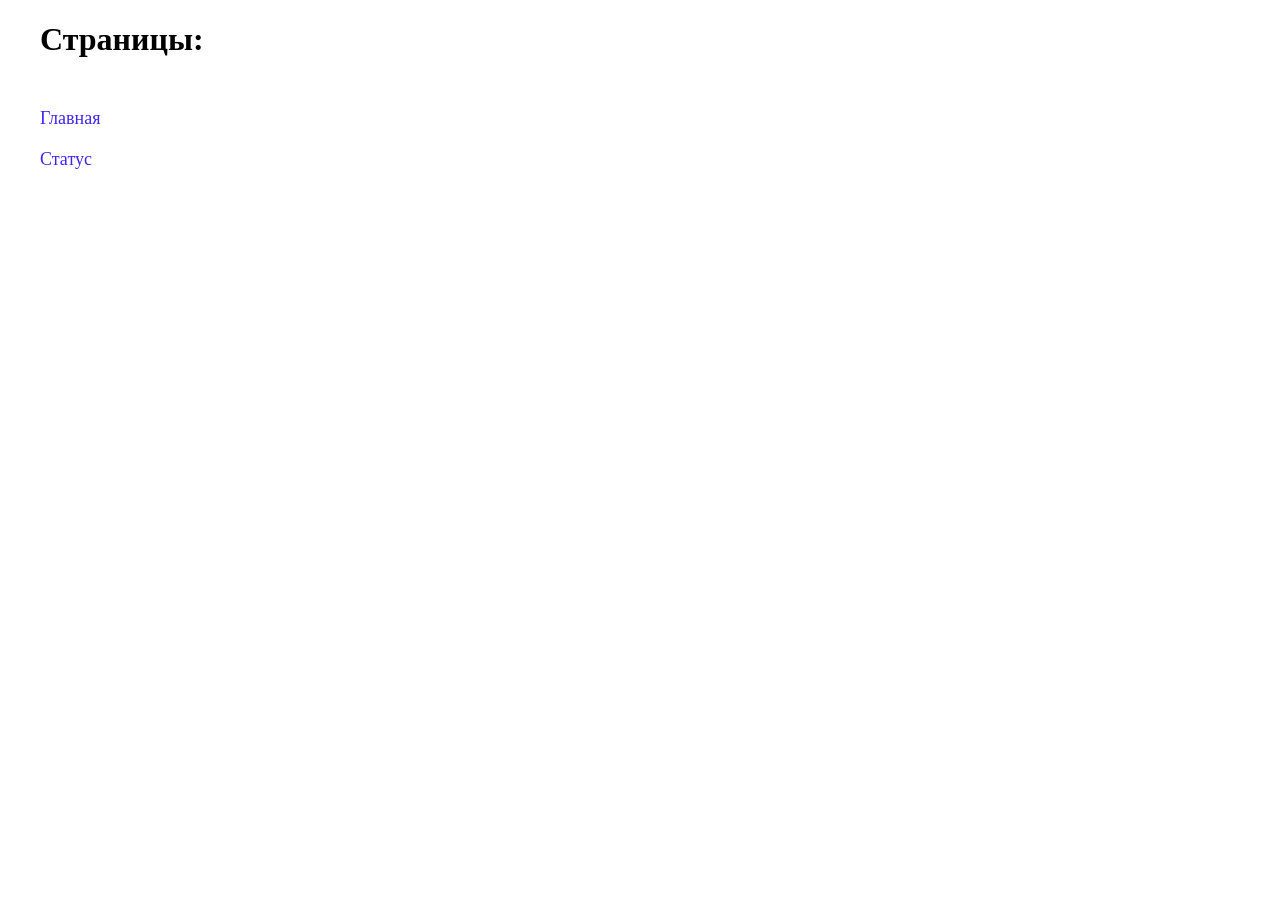
<file: sitemap.html>
<!DOCTYPE html>
<html lang="en">
<head>
  <meta charset="UTF-8">
  <title>Страницы</title>
  <meta name="viewport" content="width=device-width, initial-scale=1.0" />
  <style>
    .container {
      width: 1200px;padding: 0 15px;margin: 0 auto;
    }
    ul, li {
      list-style: none;
    }
    ul {
      padding-left: 0;
      margin-top: 50px;
    }
    li:not(:last-child) {
      margin-bottom: 20px;
    }
    a {
      color: #3e25f9;
      font-size: 18px;
      text-decoration: none;
    }
    a:hover {
      text-decoration: underline;
    }
  </style>
</head>
<body>
  <div class="container">
    <h1>Страницы:</h1>
    <ul>
      <li><a href="index.html" target="_blank">Главная</a></li>
      <li><a href="status.html" target="_blank">Статус</a></li>
    </ul>
  </div>
</body>
</html>
</file>
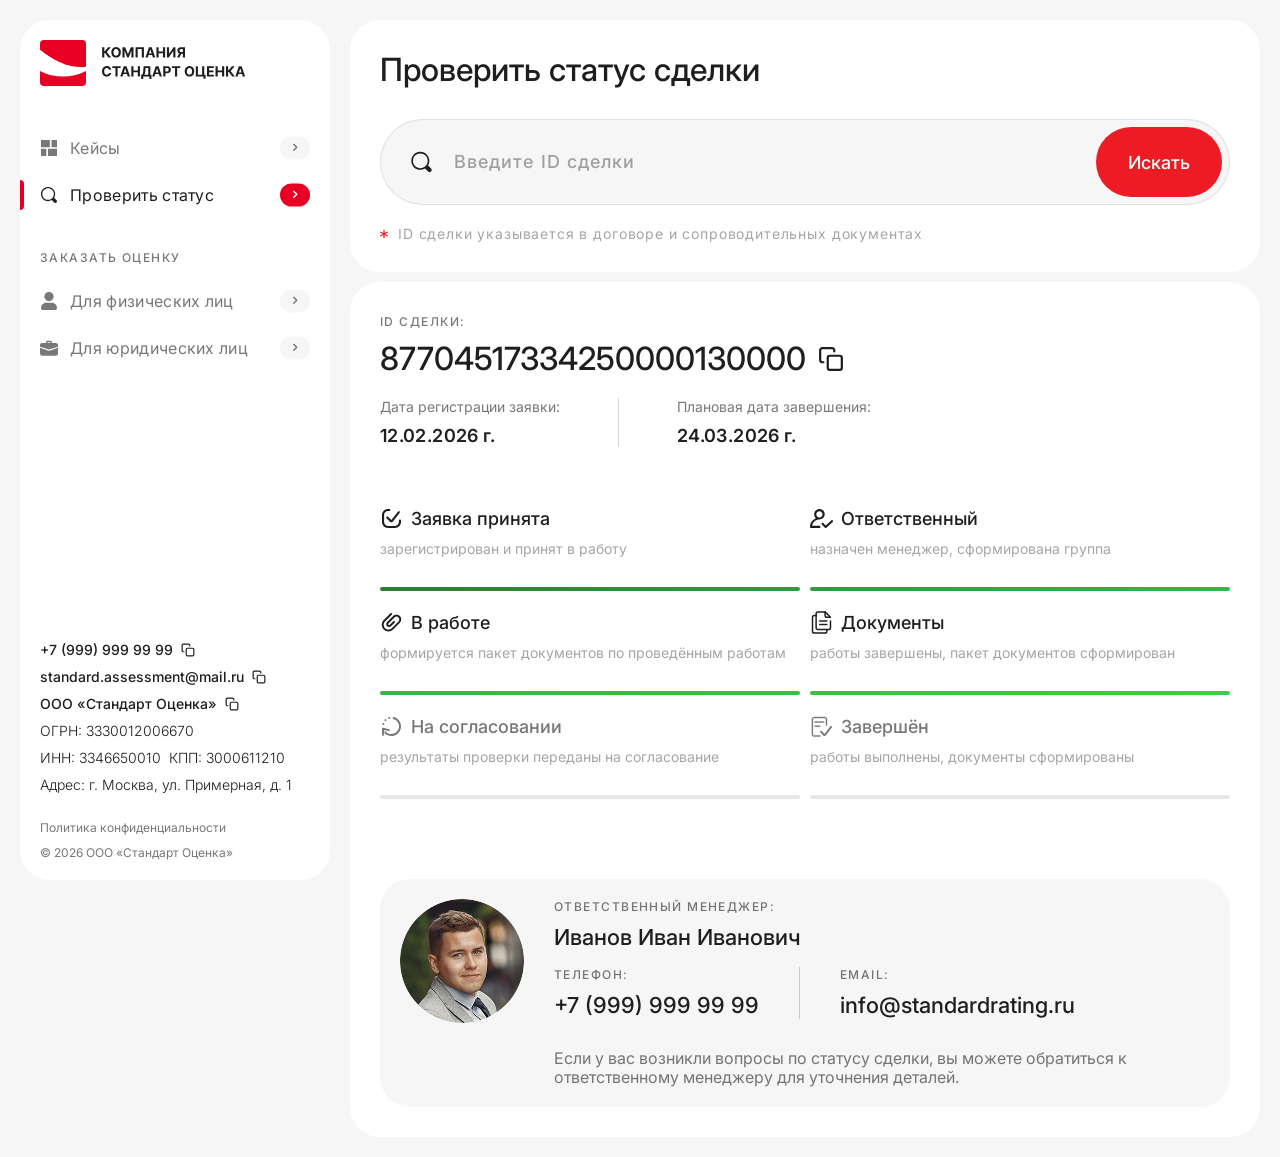
<file: status.html>
<!DOCTYPE html>
<html lang="ru">
<head>
  <meta charset="utf-8">
  <title>Default</title>
  <meta name="description" content="">
  <meta http-equiv="X-UA-Compatible" content="IE=edge">
  <meta name="viewport" content="width=device-width, initial-scale=1.0">
  <!-- <link rel="shortcut icon" type="image/x-icon" href="favicon.ico"> -->

  <!-- Fonts -->
  <link rel="preconnect" href="https://fonts.googleapis.com">
  <link rel="preconnect" href="https://fonts.gstatic.com" crossorigin>
  <link href="https://fonts.googleapis.com/css2?family=Inter:ital,opsz,wght@0,14..32,100..900;1,14..32,100..900&display=swap" rel="stylesheet">
  <!-- Fonts END -->

  <!-- Libs -->
  <link rel="stylesheet" href="libs/swiper/swiper.min.css">
  <!-- Libs END -->

  <link rel="stylesheet" href="css/reset.css">
  <link rel="stylesheet" href="css/grid.css">
  <link rel="stylesheet" href="css/main.css">
  <link rel="stylesheet" href="css/media.css">
</head>
<body>
  <div class="wrapper">
    
    <!-- Header -->

    <header class="header">
      <div class="container fx">
        <div class="logo fx">
          <a href="#" class="fx"><img src="img/logo.svg" alt="Img"></a>
        </div>
        <nav class="nav">
          <div class="nav__wrap fx-column">
            <div class="nav__lists">
              <ul class="nav__list">
                <li class="nav__item">
                  <a href="#" class="nav__link">
                    <svg viewBox="0 0 18 18" fill="none" xmlns="http://www.w3.org/2000/svg">
                      <path d="M6.01221 9.72579H1.29642C1.25765 9.72535 1.21918 9.7326 1.18324 9.74712C1.1473 9.76165 1.11459 9.78317 1.08702 9.81042C1.05945 9.83768 1.03756 9.87014 1.02263 9.90591C1.00769 9.94169 0.999997 9.98007 1 10.0188V16.7068C1 16.8685 1.13137 16.9999 1.29305 16.9999H6.00884C6.04761 17.0003 6.08608 16.9931 6.12202 16.9786C6.15797 16.964 6.19067 16.9425 6.21824 16.9153C6.24581 16.888 6.2677 16.8555 6.28264 16.8198C6.29758 16.784 6.30527 16.7456 6.30526 16.7068V10.0188C6.30526 9.98036 6.29768 9.94225 6.28296 9.9067C6.26823 9.87114 6.24664 9.83884 6.21943 9.81162C6.19222 9.78441 6.15991 9.76283 6.12436 9.7481C6.0888 9.73337 6.05069 9.72579 6.01221 9.72579ZM9.54905 0.999897H1.29642C1.25765 0.999452 1.21918 1.0067 1.18324 1.02123C1.1473 1.03576 1.11459 1.05727 1.08702 1.08453C1.05945 1.11179 1.03756 1.14424 1.02263 1.18002C1.00769 1.2158 0.999997 1.25418 1 1.29295V7.98937C1 8.15122 1.13137 8.28242 1.29305 8.28242H9.54568C9.58445 8.28287 9.62292 8.27562 9.65887 8.26109C9.69481 8.24656 9.72751 8.22505 9.75508 8.19779C9.78265 8.17053 9.80454 8.13808 9.81948 8.1023C9.83442 8.06652 9.84211 8.02814 9.84211 7.98937V1.29295C9.84211 1.21523 9.81123 1.14069 9.75627 1.08573C9.70131 1.03077 9.62677 0.999897 9.54905 0.999897ZM16.7069 9.72579H8.28589C8.24713 9.72535 8.20866 9.7326 8.17271 9.74712C8.13677 9.76165 8.10406 9.78317 8.07649 9.81042C8.04892 9.83768 8.02704 9.87014 8.0121 9.90591C7.99716 9.94169 7.98947 9.98007 7.98947 10.0188V16.7068C7.98947 16.8685 8.12067 16.9999 8.28253 16.9999H16.7036C16.7813 16.9999 16.8558 16.969 16.9108 16.9141C16.9658 16.8591 16.9966 16.7846 16.9966 16.7068V10.0188C16.9966 9.9417 16.9662 9.86767 16.912 9.81281C16.8578 9.75794 16.7841 9.72668 16.7069 9.72579ZM16.7069 0.999897H11.8227C11.784 0.999452 11.7455 1.0067 11.7096 1.02123C11.6736 1.03576 11.6409 1.05727 11.6133 1.08453C11.5858 1.11179 11.5639 1.14424 11.5489 1.18002C11.534 1.2158 11.5263 1.25418 11.5263 1.29295V7.98937C11.5263 8.15122 11.6575 8.28242 11.8194 8.28242H16.7036C16.7423 8.28287 16.7808 8.27562 16.8168 8.26109C16.8527 8.24656 16.8854 8.22505 16.913 8.19779C16.9405 8.17053 16.9624 8.13808 16.9774 8.1023C16.9923 8.06652 17 8.02814 17 7.98937V1.29295C17 1.21523 16.9691 1.14069 16.9142 1.08573C16.8592 1.03077 16.7847 0.999897 16.7069 0.999897Z"/>
                    </svg>
                    Кейсы
                    <span class="nav__arrow flex-center">
                      <svg viewBox="0 0 5 8" fill="none" xmlns="http://www.w3.org/2000/svg">
                        <path d="M0.75 6.75L3.75 3.75L0.75 0.75" stroke="#787878" stroke-width="1.5" stroke-linecap="round" stroke-linejoin="round"/>
                      </svg>
                    </span>
                  </a>
                </li>
                <li class="nav__item">
                  <a href="#" class="nav__link nav__link--active">
                    <svg viewBox="0 0 18 18" fill="none" xmlns="http://www.w3.org/2000/svg">
                      <path fill-rule="evenodd" clip-rule="evenodd" d="M3.99849 12.1506C6.24573 14.3973 9.90219 14.3973 12.1497 12.1506C12.6863 11.6158 13.1123 10.9805 13.4032 10.2809C13.694 9.58134 13.8441 8.8313 13.8447 8.0737C13.8453 7.3161 13.6966 6.56581 13.4069 5.86576C13.1172 5.1657 12.6923 4.52963 12.1565 3.99392C11.6207 3.45822 10.9846 3.0334 10.2844 2.74378C9.58422 2.45415 8.83381 2.3054 8.07608 2.30604C7.31836 2.30668 6.56819 2.45669 5.86852 2.7475C5.16884 3.03831 4.53337 3.4642 3.99849 4.0008C3.46327 4.53593 3.03871 5.17121 2.74905 5.87039C2.4594 6.56956 2.31031 7.31893 2.31031 8.07571C2.31031 8.8325 2.4594 9.58187 2.74905 10.281C3.03871 10.9802 3.46327 11.6155 3.99849 12.1506ZM14.1213 11.7555C15.0211 10.2768 15.3477 8.51967 15.0393 6.81646C14.7309 5.11326 13.809 3.58209 12.4478 2.5126C11.0866 1.44311 9.38062 0.909458 7.65252 1.01258C5.92442 1.1157 4.29403 1.84845 3.06975 3.07222C1.84693 4.29658 1.11506 5.92639 1.01246 7.65362C0.909859 9.38085 1.44364 11.0858 2.51291 12.4463C3.58218 13.8068 5.11286 14.7285 6.81564 15.0372C8.51843 15.346 10.2753 15.0203 11.7543 14.1219L14.1501 16.5169C14.4646 16.8276 14.8893 17.0013 15.3315 17C15.7736 16.9987 16.1973 16.8225 16.5099 16.5098C16.8226 16.1972 16.9987 15.7736 17 15.3315C17.0012 14.8894 16.8275 14.4648 16.5166 14.1504L14.1213 11.7555Z"/>
                    </svg>
                    Проверить статус
                    <span class="nav__arrow flex-center">
                      <svg viewBox="0 0 5 8" fill="none" xmlns="http://www.w3.org/2000/svg">
                        <path d="M0.75 6.75L3.75 3.75L0.75 0.75" stroke="#787878" stroke-width="1.5" stroke-linecap="round" stroke-linejoin="round"/>
                      </svg>
                    </span>
                  </a>
                </li>
              </ul>
              <p class="nav__title">Заказать оценку</p>
              <ul class="nav__list">
                <li class="nav__item">
                  <a href="#" class="nav__link">
                    <svg viewBox="0 0 18 18" fill="none" xmlns="http://www.w3.org/2000/svg">
                      <path d="M11.7826 10.7261H6.18563C3.32035 10.7261 1 13.0464 1 15.9117C1 17.0648 1.93517 18 3.08831 18H14.8799C16.033 18 16.9682 17.0648 16.9682 15.9117C16.9682 13.0464 14.6479 10.7261 11.7826 10.7261Z"/>
                      <path d="M8.98249 9.24623C11.5358 9.24623 13.6056 7.17639 13.6056 4.62312C13.6056 2.06984 11.5358 0 8.98249 0C6.42921 0 4.35938 2.06984 4.35938 4.62312C4.35938 7.17639 6.42921 9.24623 8.98249 9.24623Z"/>
                    </svg>
                    Для физических лиц
                    <span class="nav__arrow flex-center">
                      <svg viewBox="0 0 5 8" fill="none" xmlns="http://www.w3.org/2000/svg">
                        <path d="M0.75 6.75L3.75 3.75L0.75 0.75" stroke="#787878" stroke-width="1.5" stroke-linecap="round" stroke-linejoin="round"/>
                      </svg>
                    </span>
                  </a>
                </li>
                <li class="nav__item">
                  <a href="#" class="nav__link">
                    <svg viewBox="0 0 18 18" fill="none" xmlns="http://www.w3.org/2000/svg">
                      <path d="M11.25 5.021C11.0511 5.021 10.8603 4.94198 10.7197 4.80133C10.579 4.66067 10.5 4.46991 10.5 4.271V3.146H7.5V4.271C7.5 4.46991 7.42098 4.66067 7.28033 4.80133C7.13968 4.94198 6.94891 5.021 6.75 5.021C6.55109 5.021 6.36032 4.94198 6.21967 4.80133C6.07902 4.66067 6 4.46991 6 4.271V3.146C6 2.31875 6.67275 1.646 7.5 1.646H10.5C11.3273 1.646 12 2.31875 12 3.146V4.271C12 4.46991 11.921 4.66067 11.7803 4.80133C11.6397 4.94198 11.4489 5.021 11.25 5.021ZM9.5325 11.681C9.17196 11.8049 8.77956 11.7996 8.4225 11.666L0 8.861V14.5835C0 15.7235 0.9225 16.646 2.0625 16.646H15.9375C17.0775 16.646 18 15.7235 18 14.5835V8.861L9.5325 11.681Z"/>
                      <path d="M18 5.95862V7.67612L9.18 10.6161C9.12 10.6386 9.06 10.6461 9 10.6461C8.94 10.6461 8.88 10.6386 8.82 10.6161L0 7.67612V5.95862C0 4.81862 0.9225 3.89612 2.0625 3.89612H15.9375C17.0775 3.89612 18 4.81862 18 5.95862Z"/>
                    </svg>
                    Для юридических лиц
                    <span class="nav__arrow flex-center">
                      <svg viewBox="0 0 5 8" fill="none" xmlns="http://www.w3.org/2000/svg">
                        <path d="M0.75 6.75L3.75 3.75L0.75 0.75" stroke="#787878" stroke-width="1.5" stroke-linecap="round" stroke-linejoin="round"/>
                      </svg>
                    </span>
                  </a>
                </li>
              </ul>
            </div>
            <div class="information">
              <ul class="information__list">
                <li>
                  <p class="copy-info">
                    <a href="tel:+79999999999">+7 (999) 999 99 99</a><button class="copy-info__btn"></button>
                  </p>
                </li>
                <li>
                  <p class="copy-info">
                    <a href="mailto:standard.assessment@mail.ru">standard.assessment@mail.ru</a><button class="copy-info__btn"></button>
                  </p>
                </li>
                <li>
                  <p class="copy-info">
                    <a href="#">ООО «Стандарт Оценка»</a><button class="copy-info__btn"></button>
                  </p>
                </li>
                <li>ОГРН: 3330012006670</li>
                <li><span>ИНН: 3346650010</span><span>КПП: 3000611210 </span></li>
                <li>Адрес: г. Москва, ул. Примерная, д. 1</li>
              </ul>
              <p><a href="#">Политика конфиденциальности</a></p>
              <p>© 2026 ООО «Стандарт Оценка»</p>
            </div>
          </div>
        </nav>
        <button class="navbar-toggle">
          <span class="icon-bar speed"></span>
          <span class="icon-bar speed"></span>
          <span class="icon-bar speed"></span>
        </button>
      </div>
    </header>

    <!-- Main -->
    
    <main class="main">

      <!-- Status -->

      <div class="status">
        <div class="status__head general-bg">
          <div class="title">
            <h1>Проверить статус сделки</h1>
          </div>
          <form action="#" class="form status__form">
            <label class="form__field form__field--icon">
              <svg viewBox="0 0 23 23" fill="none" xmlns="http://www.w3.org/2000/svg">
                <path fill-rule="evenodd" clip-rule="evenodd" d="M5.10874 15.5258C7.98022 18.3965 12.6524 18.3965 15.5241 15.5258C16.2099 14.8424 16.7542 14.0306 17.1258 13.1367C17.4975 12.2428 17.6892 11.2844 17.69 10.3164C17.6908 9.34835 17.5007 8.38964 17.1306 7.49513C16.7605 6.60061 16.2175 5.78785 15.5329 5.10334C14.8483 4.41883 14.0354 3.87601 13.1407 3.50593C12.2461 3.13585 11.2872 2.94578 10.319 2.9466C9.3508 2.94742 8.39226 3.1391 7.49823 3.51069C6.60419 3.88227 5.79221 4.42647 5.10874 5.11213C4.42485 5.7959 3.88236 6.60765 3.51225 7.50104C3.14213 8.39443 2.95163 9.35196 2.95163 10.319C2.95163 11.286 3.14213 12.2435 3.51225 13.1369C3.88236 14.0303 4.42485 14.842 5.10874 15.5258ZM18.0434 15.021C19.1932 13.1315 19.6105 10.8862 19.2165 8.70992C18.8224 6.5336 17.6443 4.57711 15.9051 3.21054C14.1658 1.84397 11.9859 1.16208 9.77779 1.29384C7.56966 1.42561 5.48638 2.3619 3.92202 3.9256C2.35953 5.49006 1.42437 7.5726 1.29326 9.77962C1.16216 11.9866 1.84421 14.1652 3.2105 15.9036C4.57679 17.642 6.53266 18.8197 8.70844 19.2142C10.8842 19.6087 13.1292 19.1926 15.019 18.0446L18.0802 21.1049C18.4821 21.502 19.0248 21.7239 19.5898 21.7222C20.1547 21.7205 20.6961 21.4954 21.0956 21.0959C21.495 20.6964 21.7202 20.1551 21.7218 19.5902C21.7234 19.0253 21.5013 18.4828 21.1041 18.081L18.0434 15.021Z"/>
              </svg>
              <input type="text" placeholder="Введите ID сделки">
            </label>
            <button class="btn btn--primary flex-center">Искать</button>
          </form>
          <p class="warning fx align-center">
            <svg viewBox="0 0 8 8" fill="none" xmlns="http://www.w3.org/2000/svg">
              <path d="M3.29927 8L3.41606 4.94444L0.70073 6.58333L0 5.41667L2.86131 4L0 2.58333L0.70073 1.41667L3.41606 3.05556L3.29927 0H4.70073L4.58394 3.05556L7.29927 1.41667L8 2.58333L5.13869 4L8 5.41667L7.29927 6.58333L4.58394 4.94444L4.70073 8H3.29927Z"/>
            </svg>
            ID сделки указывается в договоре и сопроводительных документах
          </p>
        </div>
        <div class="status__body general-bg">
          <div class="status__id fx fx-between fx-wrap">
            <div class="status__id-data">
              <span>ID сделки:</span>
              <p class="copy-info"><span>87704517334250000130000</span><button class="copy-info__btn"></button></p>
            </div>
            <div class="status__id-info fx">
              <div class="status__id-info__item">
                <span>Дата регистрации заявки:</span>
                <p>12.02.2026 г.</p>
              </div>
              <div class="status__id-info__item">
                <span>Плановая дата завершения:</span>
                <p>24.03.2026 г.</p>
              </div>
            </div>
          </div>
          <div class="row status__stage">
            <div class="col-2">
              <div class="status__stage-item status__stage-item--ok">
                <span>
                  <svg width="23" height="23" viewBox="0 0 23 23" fill="none" xmlns="http://www.w3.org/2000/svg">
                    <path d="M19.9456 12.5649C19.3657 12.5649 18.8912 13.0394 18.8912 13.6193V15.0427C18.8912 17.162 17.162 18.8912 15.0427 18.8912H7.95727C5.83796 18.8912 4.10877 17.162 4.10877 15.0427V7.95727C4.10877 5.83796 5.83796 4.10877 7.95727 4.10877H9.37014C9.95006 4.10877 10.4245 3.6343 10.4245 3.05438C10.4245 2.47447 9.95006 2 9.37014 2H7.95727C4.66759 2 2 4.67814 2 7.95727V15.0427C2 18.3324 4.67814 21 7.95727 21H15.0427C18.3324 21 21 18.3219 21 15.0427V13.6193C21 13.0394 20.5255 12.5649 19.9456 12.5649Z" fill="#1E1E1E"/>
                    <path d="M6.51343 9.71826C6.41568 9.81581 6.33813 9.93167 6.28522 10.0592C6.23231 10.1868 6.20508 10.3235 6.20508 10.4616C6.20508 10.5997 6.23231 10.7364 6.28522 10.864C6.33813 10.9915 6.41568 11.1074 6.51343 11.2049L9.95072 14.6422C10.3303 15.0218 10.8469 15.2327 11.3847 15.2327H11.5112C11.7989 15.2164 12.0797 15.1383 12.3344 15.0037C12.5892 14.869 12.8119 14.681 12.9873 14.4524L19.6827 5.83813C19.8539 5.61832 19.9312 5.33968 19.8976 5.06308C19.864 4.78649 19.7223 4.53443 19.5034 4.36199C19.2836 4.19077 19.005 4.11351 18.7284 4.1471C18.4518 4.18068 18.1997 4.32238 18.0273 4.54124L11.3847 13.0923L8.01065 9.71826C7.91311 9.62052 7.79724 9.54297 7.66969 9.49006C7.54214 9.43715 7.4054 9.40992 7.26731 9.40992C7.12922 9.40992 6.99249 9.43715 6.86493 9.49006C6.73738 9.54297 6.62152 9.62052 6.52397 9.71826H6.51343Z" fill="#1E1E1E"/>
                  </svg>
                  Заявка принята
                </span>
                <p>зарегистрирован и принят в работу</p>
                <i></i>
              </div>
            </div>
            <div class="col-2">
              <div class="status__stage-item status__stage-item--ok">
                <span>
                  <svg viewBox="0 0 23 23" fill="none" xmlns="http://www.w3.org/2000/svg">
                    <path d="M13.2854 16.0339C12.8701 15.6328 12.2083 15.6443 11.8072 16.0596C11.4158 16.4647 11.4158 17.107 11.8072 17.5122L14.9435 20.6485C15.3393 21.0444 15.9767 21.0582 16.3894 20.6799L22.6621 14.9299C23.0876 14.5396 23.1162 13.8782 22.7258 13.4527C22.3355 13.0272 21.6741 12.9986 21.2486 13.3889L15.714 18.4625L13.2854 16.0339Z" fill="#1E1E1E"/>
                    <path d="M1.04543 20.955H9.40906C9.98644 20.955 10.4545 20.4869 10.4545 19.9095C10.4545 19.3321 9.98644 18.8641 9.40906 18.8641H2.16511C2.68947 15.2658 5.7727 12.5959 9.40906 12.5914C12.3213 12.6166 14.7026 10.2763 14.7279 7.36406C14.7532 4.45186 12.4128 2.07048 9.5005 2.04525C6.5883 2.02001 4.20698 4.36032 4.18174 7.27257C4.17536 8.00835 4.32303 8.73733 4.61526 9.41262C4.90749 10.0879 5.33781 10.6946 5.87855 11.1936C2.32918 12.6335 0.00514558 16.0792 0 19.9095C0 20.4869 0.468052 20.955 1.04543 20.955ZM9.40906 4.22776C11.1412 4.22776 12.5454 5.63196 12.5454 7.36411C12.5454 9.09626 11.1412 10.5005 9.40906 10.5005C7.67691 10.5005 6.2727 9.09626 6.2727 7.36411C6.2727 5.63196 7.67691 4.22776 9.40906 4.22776Z" fill="#1E1E1E"/>
                  </svg>
                  Ответственный
                </span>
                <p>назначен менеджер, сформирована группа</p>
                <i></i>
              </div>
            </div>
            <div class="col-2">
              <div class="status__stage-item status__stage-item--ok">
                <span>
                  <svg viewBox="0 0 23 23" fill="none" xmlns="http://www.w3.org/2000/svg">
                    <path d="M19.8672 5.05857C18.9682 4.15951 17.7729 3.66441 16.5015 3.66441C15.2299 3.66441 14.0346 4.15956 13.1355 5.05857L7.07669 11.1174C5.96312 12.231 5.96312 14.0428 7.07674 15.1565C8.19036 16.27 10.0023 16.2699 11.1159 15.1564L14.612 11.6602C14.9838 11.2885 14.9838 10.6856 14.612 10.3139C14.2402 9.94209 13.6374 9.94209 13.2657 10.3139L9.76951 13.81C9.39827 14.1812 8.79425 14.1812 8.4231 13.8101C8.05191 13.439 8.05186 12.8349 8.42306 12.4637L14.4819 6.40493C15.0213 5.86549 15.7386 5.56844 16.5015 5.56843C17.2644 5.56844 17.9815 5.86549 18.5209 6.40489C19.6345 7.51851 19.6346 9.3304 18.5211 10.444L11.7892 17.1759C9.93314 19.0317 6.91325 19.0318 5.05733 17.1759C4.15828 16.2769 3.66304 15.0815 3.66308 13.8101C3.66304 12.5386 4.15823 11.3432 5.05733 10.4441L11.7891 3.71216C12.1609 3.34034 12.1609 2.73757 11.7891 2.3658C11.4173 1.99402 10.8145 1.99402 10.4427 2.3658L3.71097 9.09774C2.45221 10.3564 1.75901 12.0299 1.75897 13.8101C1.75897 15.5901 2.45217 17.2637 3.71092 18.5223C6.30918 21.1206 10.537 21.1206 13.1355 18.5223L19.8674 11.7904C21.7233 9.93442 21.7232 6.91453 19.8672 5.05857Z" fill="#1E1E1E"/>
                  </svg>
                  В работе
                </span>
                <p>формируется пакет документов по проведённым работам</p>
                <i></i>
              </div>
            </div>
            <div class="col-2">
              <div class="status__stage-item status__stage-item--ok">
                <span>
                  <svg viewBox="0 0 23 23" fill="none" xmlns="http://www.w3.org/2000/svg">
                    <path d="M20.4844 9.88281V16.7109C20.4844 17.7033 19.6799 18.5078 18.6875 18.5078H7.90625C6.91388 18.5078 6.10938 17.7033 6.10938 16.7109V2.69531C6.10938 1.70294 6.91388 0.898438 7.90625 0.898438H15.0938" stroke="#1E1E1E" stroke-width="1.5" stroke-miterlimit="10" stroke-linecap="round" stroke-linejoin="round"/>
                    <path d="M6.10938 4.49219H4.3125C3.32013 4.49219 2.51562 5.29669 2.51562 6.28906V20.3047C2.51562 21.2971 3.32013 22.1016 4.3125 22.1016H15.0938C16.0861 22.1016 16.8906 21.2971 16.8906 20.3047V18.5078M16.8906 9.88281H9.70312M16.8906 13.4766H9.70312M15.0938 0.898438V4.49219C15.0938 5.48451 15.8982 6.28906 16.8906 6.28906H20.4844L15.0938 0.898438Z" stroke="#1E1E1E" stroke-width="1.5" stroke-miterlimit="10" stroke-linecap="round" stroke-linejoin="round"/>
                  </svg>
                  Документы
                </span>
                <p>работы завершены, пакет документов сформирован</p>
                <i></i>
              </div>
            </div>
            <div class="col-2">
              <div class="status__stage-item">
                <span>
                  <svg viewBox="0 0 23 23" fill="none" xmlns="http://www.w3.org/2000/svg">
                    <path d="M9.20689 2.00157C9.40126 2.00157 9.59127 2.05921 9.75288 2.1672C9.91449 2.27518 10.0405 2.42867 10.1148 2.60825C10.1892 2.78782 10.2087 2.98542 10.1708 3.17606C10.1328 3.36669 10.0392 3.5418 9.90181 3.67925C9.76436 3.81669 9.58925 3.91028 9.39862 3.9482C9.20798 3.98612 9.01038 3.96666 8.83081 3.89228C8.65123 3.8179 8.49774 3.69194 8.38976 3.53032C8.28177 3.36871 8.22413 3.1787 8.22413 2.98433C8.22413 2.72369 8.32767 2.47372 8.51198 2.28942C8.69628 2.10511 8.94625 2.00157 9.20689 2.00157ZM2.32759 8.88088C2.32759 9.07525 2.38522 9.26525 2.49321 9.42687C2.6012 9.58848 2.75468 9.71444 2.93426 9.78883C3.11383 9.86321 3.31143 9.88267 3.50207 9.84475C3.69271 9.80683 3.86782 9.71323 4.00526 9.57579C4.1427 9.43835 4.2363 9.26324 4.27422 9.0726C4.31214 8.88197 4.29268 8.68437 4.21829 8.50479C4.14391 8.32522 4.01795 8.17173 3.85633 8.06374C3.69472 7.95576 3.50471 7.89812 3.31034 7.89812C3.0497 7.89812 2.79973 8.00166 2.61543 8.18596C2.43113 8.37027 2.32759 8.62023 2.32759 8.88088ZM4.49784 5.15459C4.49784 5.34896 4.55548 5.53896 4.66347 5.70058C4.77145 5.86219 4.92494 5.98815 5.10452 6.06254C5.28409 6.13692 5.48169 6.15638 5.67233 6.11846C5.86296 6.08054 6.03807 5.98694 6.17552 5.8495C6.31296 5.71206 6.40656 5.53695 6.44448 5.34631C6.4824 5.15568 6.46293 4.95808 6.38855 4.7785C6.31417 4.59893 6.18821 4.44544 6.02659 4.33745C5.86498 4.22947 5.67497 4.17183 5.4806 4.17183C5.21996 4.17183 4.96999 4.27537 4.78569 4.45967C4.60138 4.64398 4.49784 4.89394 4.49784 5.15459ZM18.9951 5.4524C17.7182 3.80089 15.9442 2.60372 13.9348 2.03765C13.8102 2.00217 13.6799 1.99166 13.5512 2.00674C13.4226 2.02182 13.2982 2.06218 13.1852 2.12551C13.0722 2.18883 12.9728 2.27387 12.8928 2.37573C12.8128 2.47759 12.7537 2.59427 12.7189 2.71905C12.6842 2.84383 12.6744 2.97425 12.6902 3.10281C12.706 3.23137 12.7471 3.35554 12.8111 3.46817C12.875 3.5808 12.9607 3.67968 13.063 3.75911C13.1653 3.83854 13.2823 3.89696 13.4073 3.93101C15.0081 4.38237 16.4215 5.3365 17.4386 6.65256C18.4784 7.9943 19.0401 9.64502 19.0345 11.3425C19.0345 15.5848 15.5796 19.036 11.333 19.036C9.64249 19.0417 7.99791 18.4861 6.65717 17.4564C6.09728 17.0274 5.59867 16.5239 5.17521 15.9598L4.62069 15.8366V18.2916C6.44427 20.0505 8.88528 21.0234 11.4188 21.0012C13.9522 20.979 16.3758 19.9634 18.1683 18.1729C19.8281 16.5151 20.8275 14.3096 20.9797 11.9686C21.1318 9.62755 20.4264 7.31124 18.9951 5.45249V5.4524ZM3.96552 19.6912V15.0198L8.66613 16.0644C8.92057 16.1209 9.18705 16.0741 9.40695 15.9341C9.62684 15.7942 9.78214 15.5726 9.83868 15.3182C9.89522 15.0637 9.84836 14.7973 9.70842 14.5774C9.56849 14.3575 9.34692 14.2022 9.09248 14.1456L3.19593 12.8353C3.05227 12.8034 2.90328 12.8041 2.75994 12.8375C2.61661 12.8708 2.4826 12.936 2.36781 13.0281C2.25301 13.1202 2.16037 13.2368 2.09671 13.3695C2.03305 13.5022 2 13.6475 2 13.7947V19.6912C2 19.9519 2.10354 20.2018 2.28784 20.3861C2.47215 20.5704 2.72211 20.674 2.98276 20.674C3.2434 20.674 3.49337 20.5704 3.67767 20.3861C3.86198 20.2018 3.96552 19.9519 3.96552 19.6912Z" fill="#1E1E1E"/>
                  </svg>
                  На согласовании
                </span>
                <p>результаты проверки переданы на согласование</p>
                <i></i>
              </div>
            </div>
            <div class="col-2">
              <div class="status__stage-item">
                <span>
                  <svg viewBox="0 0 23 23" fill="none" xmlns="http://www.w3.org/2000/svg">
                    <path d="M9.88289 21.5669H4.1261C3.51975 21.5669 2.93823 21.322 2.50947 20.8861C2.08072 20.4502 1.83984 19.859 1.83984 19.2425V4.32442C1.83984 3.70794 2.08072 3.11672 2.50947 2.68081C2.93823 2.24489 3.51975 2 4.1261 2L14.7115 2C15.3178 2 15.8993 2.24489 16.3281 2.68081C16.7568 3.11672 16.9977 3.70794 16.9977 4.32442V9.90301C17.0045 9.97584 16.9962 10.0493 16.9734 10.1187C16.9506 10.1881 16.9139 10.2518 16.8654 10.3059C16.817 10.36 16.758 10.4033 16.6922 10.4328C16.6264 10.4624 16.5553 10.4777 16.4833 10.4777C16.4114 10.4777 16.3402 10.4624 16.2744 10.4328C16.2086 10.4033 16.1496 10.36 16.1012 10.3059C16.0527 10.2518 16.016 10.1881 15.9932 10.1187C15.9704 10.0493 15.9621 9.97584 15.9689 9.90301V4.32442C15.9689 4.15858 15.9367 3.99438 15.8741 3.84122C15.8116 3.68807 15.7199 3.54898 15.6043 3.43193C15.4888 3.31488 15.3517 3.22218 15.2008 3.15914C15.0499 3.09611 14.8883 3.06397 14.7252 3.06458H4.1261C3.96222 3.06274 3.79961 3.09396 3.64768 3.15645C3.49576 3.21893 3.35753 3.31144 3.24101 3.42861C3.12448 3.54578 3.03198 3.68529 2.96885 3.83905C2.90572 3.99282 2.87322 4.15779 2.87323 4.32442V19.2565C2.87322 19.4231 2.90572 19.5881 2.96885 19.7418C3.03198 19.8956 3.12448 20.0351 3.24101 20.1523C3.35753 20.2694 3.49576 20.3619 3.64768 20.4244C3.79961 20.4869 3.96222 20.5181 4.1261 20.5163H9.88289C10.0199 20.5163 10.1513 20.5716 10.2482 20.6702C10.3451 20.7687 10.3996 20.9023 10.3996 21.0416C10.3996 21.1809 10.3451 21.3146 10.2482 21.4131C10.1513 21.5116 10.0199 21.5669 9.88289 21.5669Z" fill="#1E1E1E" stroke="#1E1E1E" stroke-width="0.4"/>
                    <path d="M13.7511 7.61594H5.06329C4.99166 7.62281 4.91941 7.6144 4.85117 7.59124C4.78292 7.56809 4.72018 7.53069 4.66697 7.48146C4.61376 7.43223 4.57125 7.37224 4.54216 7.30534C4.51307 7.23843 4.49805 7.16609 4.49805 7.09294C4.49805 7.0198 4.51307 6.94746 4.54216 6.88055C4.57125 6.81365 4.61376 6.75366 4.66697 6.70443C4.72018 6.6552 4.78292 6.6178 4.85117 6.59465C4.91941 6.57149 4.99166 6.56308 5.06329 6.56995H13.7511C13.8791 6.58224 13.9981 6.64265 14.0846 6.73937C14.1712 6.83609 14.2192 6.96217 14.2192 7.09294C14.2192 7.22372 14.1712 7.3498 14.0846 7.44652C13.9981 7.54324 13.8791 7.60365 13.7511 7.61594Z" fill="#1E1E1E" stroke="#1E1E1E" stroke-width="0.4"/>
                    <path d="M9.85551 11.6976H5.07724C4.9402 11.6976 4.80878 11.6423 4.71188 11.5437C4.61498 11.4452 4.56055 11.3116 4.56055 11.1723C4.56055 11.033 4.61498 10.8994 4.71188 10.8008C4.80878 10.7023 4.9402 10.647 5.07724 10.647H9.85551C9.99255 10.647 10.124 10.7023 10.2209 10.8008C10.3178 10.8994 10.3722 11.033 10.3722 11.1723C10.3722 11.3116 10.3178 11.4452 10.2209 11.5437C10.124 11.6423 9.99255 11.6976 9.85551 11.6976Z" fill="#1E1E1E" stroke="#1E1E1E" stroke-width="0.4"/>
                    <path d="M10.2701 16.029C10.1845 16.117 10.1165 16.2214 10.0702 16.3364C10.0239 16.4514 10 16.5746 10 16.6991C10 16.8236 10.0239 16.9469 10.0702 17.0618C10.1165 17.1768 10.1845 17.2813 10.2701 17.3692L13.2808 20.4677C13.6133 20.8099 14.0658 21 14.5368 21H14.6476C14.8996 20.9854 15.1456 20.9149 15.3687 20.7936C15.5918 20.6722 15.7869 20.5027 15.9406 20.2967L21.805 12.5313C21.955 12.3332 22.0227 12.082 21.9933 11.8326C21.9638 11.5833 21.8397 11.3561 21.648 11.2007C21.4555 11.0463 21.2114 10.9767 20.9692 11.0069C20.7269 11.0372 20.5061 11.1649 20.3551 11.3622L14.5368 19.0705L11.5815 16.029C11.4961 15.9409 11.3946 15.871 11.2829 15.8233C11.1711 15.7756 11.0514 15.7511 10.9304 15.7511C10.8095 15.7511 10.6897 15.7756 10.578 15.8233C10.4662 15.871 10.3648 15.9409 10.2793 16.029H10.2701Z" fill="#1E1E1E"/>
                  </svg>
                  Завершён
                </span>
                <p>работы выполнены, документы сформированы</p>
                <i></i>
              </div>
            </div>
          </div>
          <div class="manager fx align-center">
            <div class="manager__img fx"><img src="img/other/manager.png" alt="Img"></div>
            <div class="manager__body">
              <div class="manager__info fx">
                <div class="manager__info-item">
                  <span>Ответственный менеджер:</span>
                  <p>Иванов Иван Иванович</p>
                </div>
                <div class="manager__info-item">
                  <span>Телефон:</span>
                  <p><a href="tel:+79999999999">+7 (999) 999 99 99</a></p>
                </div>
                <div class="manager__info-item">
                  <span>Email:</span>
                  <p><a href="mailto:info@standardrating.ru">info@standardrating.ru</a></p>
                </div>
              </div>
              <p class="manager__text">Если у вас возникли вопросы по статусу сделки, вы можете обратиться к ответственному менеджеру для уточнения деталей.</p>
            </div>
          </div>
        </div>
      </div>
      
    </main>

  </div>

  <!-- Overlay -->

  <div class="overlay"></div>

  <script src="libs/jquery/jquery.min.js"></script>
  <script src="libs/swiper/swiper.min.js"></script>
  <script src="js/main.js"></script>
  <!-- Yandex.Metrika counter --><!-- /Yandex.Metrika counter -->
  <!-- Google Analytics counter --><!-- /Google Analytics counter -->
</body>
</html>
</file>
<file: css/grid.css>
/* Grid */
.container {margin: 0 auto;padding: 0 10px;width: 100%;}
.row {margin-left: -5px;margin-right: -5px;display: flex;flex-wrap: wrap;}
.row [class*='col-'] {padding: 0 5px;}
.no-gutters {margin-right: 0;margin-left: 0;}
.no-gutters [class*='col-'] {padding-left: 0;padding-right: 0;}

.col {
  -ms-flex-preferred-size: 0;
  flex-basis: 0;
  -ms-flex-positive: 1;
  -webkit-box-flex: 1;
          flex-grow: 1;
  max-width: 100%;
}

.col-auto {
  -ms-flex: 0 0 auto;
  -webkit-box-flex: 0;
          flex: 0 0 auto;
  width: auto;
  max-width: 100%;
}

.col-1 {
  -ms-flex: 0 0 8.333333%;
  -webkit-box-flex: 0;
          flex: 0 0 8.333333%;
  max-width: 8.333333%;
}

.col-2 {
  -ms-flex: 0 0 16.666667%;
  -webkit-box-flex: 0;
          flex: 0 0 16.666667%;
  max-width: 16.666667%;
}

.col-3 {
  -ms-flex: 0 0 25%;
  -webkit-box-flex: 0;
          flex: 0 0 25%;
  max-width: 25%;
}

.col-4 {
  -ms-flex: 0 0 33.333333%;
  -webkit-box-flex: 0;
          flex: 0 0 33.333333%;
  max-width: 33.333333%;
}

.col-5 {
  -ms-flex: 0 0 41.666667%;
  -webkit-box-flex: 0;
          flex: 0 0 41.666667%;
  max-width: 41.666667%;
}

.col-6 {
  -ms-flex: 0 0 50%;
  -webkit-box-flex: 0;
          flex: 0 0 50%;
  max-width: 50%;
}

.col-7 {
  -ms-flex: 0 0 58.333333%;
  -webkit-box-flex: 0;
          flex: 0 0 58.333333%;
  max-width: 58.333333%;
}

.col-8 {
  -ms-flex: 0 0 66.666667%;
  -webkit-box-flex: 0;
          flex: 0 0 66.666667%;
  max-width: 66.666667%;
}

.col-9 {
  -ms-flex: 0 0 75%;
  -webkit-box-flex: 0;
          flex: 0 0 75%;
  max-width: 75%;
}

.col-10 {
  -ms-flex: 0 0 83.333333%;
  -webkit-box-flex: 0;
          flex: 0 0 83.333333%;
  max-width: 83.333333%;
}

.col-11 {
  -ms-flex: 0 0 91.666667%;
  -webkit-box-flex: 0;
          flex: 0 0 91.666667%;
  max-width: 91.666667%;
}

.col-12 {
  -ms-flex: 0 0 100%;
  -webkit-box-flex: 0;
          flex: 0 0 100%;
  max-width: 100%;
}

/* Grid End */
</file>
<file: css/main.css>
/*
* Prefixed by https://autoprefixer.github.io
* PostCSS: v8.4.14,
* Autoprefixer: v10.4.7
* Browsers: last 4 version
*/

@charset "UTF-8";
/* ------------ *Default ------------- */
/* Flex Class */
.fx-column {display: -webkit-box;display: -ms-flexbox;display: flex;-ms-flex-wrap: nowrap;flex-wrap: nowrap;-webkit-box-orient: vertical;-webkit-box-direction: normal;-ms-flex-direction: column;flex-direction: column;}
.flex-center {display: -webkit-box;display: -ms-flexbox;display: flex;-webkit-box-align: center;-ms-flex-align: center;align-items: center;-webkit-box-pack: center;-ms-flex-pack: center;justify-content: center;}
.fx-between {-webkit-box-pack: justify;-ms-flex-pack: justify;justify-content: space-between;}
.align-start {-webkit-box-align: start;-ms-flex-align: start;align-items: flex-start;}
.align-center {-webkit-box-align: center;-ms-flex-align: center;align-items: center;}
.align-end {-webkit-box-align: end;-ms-flex-align: end;align-items: flex-end;}
.fx-start {-webkit-box-pack: start;-ms-flex-pack: start;justify-content: flex-start;}
.fx-center {-webkit-box-pack: center;-ms-flex-pack: center;justify-content: center;}
.fx-end {-webkit-box-pack: end;-ms-flex-pack: end;justify-content: flex-end;}
.fx {display: -webkit-box;display: -ms-flexbox;display: flex;}
.fx-wrap {-ms-flex-wrap: wrap;flex-wrap: wrap;}
/* Flex Class End */

/* Reserved Class */
.text-left {text-align: left;}
.text-center {text-align: center;}
.text-right {text-align: right;}
.no-scroll {position: fixed;top: 0;left: 0;right: 0;}
.symbol-rub {font-family: -apple-system,system-ui,Arial,Helvetica,sans-serif;}
.text-crop {white-space: nowrap;overflow: hidden;-o-text-overflow: ellipsis;text-overflow: ellipsis;}
/* Reserved Class End*/

/* Style Default*/
a, button, .speed {-webkit-transition: all .2s;-o-transition: all .2s;transition: all .2s;}
button {border: 0;padding: 0;cursor: pointer;background: none;}
* {-webkit-box-sizing: border-box;box-sizing: border-box;}
* {outline: none;}
/* Style Default End */

body {
  color: #1E1E1E;
  font-size: 14px;
  background: #F6F6F6;
  font-weight: normal;
  font-family: "Inter", sans-serif;
}

.wrapper {
  overflow: hidden;
  min-height: 100%;
}

.main {
  -webkit-box-flex: 1;
      -ms-flex: 1 0 auto;
          flex: 1 0 auto;
}

.btn {
  height: 70px;
  font-size: 18px;
  padding: 0 32px;
  font-weight: 500;
  text-align: center;
  border-radius: 80px;
  font-family: "Inter", sans-serif;
}

.btn--primary {
  color: #fff;
  background: #ED1C24;
}

.btn--primary:hover,
.btn--primary:active {
  background: #D50008;
}

.btn--disabled {
  color: #fff;
  background: #CFCFCF;
  pointer-events: none;
}

/* Title */

.title {
  margin-bottom: 30px;
}

/* Form */

.form__field,
.form__field input {
  width: 100%;
  display: block;
}

.form__field {
  position: relative;
}

.form__field input {
  height: 86px;
  color: #1E1E1E;
  padding: 0 30px;
  font-size: 18px;
  font-weight: 500;
  line-height: 86px;
  background: #F6F6F6;
  border-radius: 73px;
  letter-spacing: 0.06em;
  font-family: "Inter", sans-serif;
  border: 1px solid rgba(30, 30, 30, 0.1);
  -webkit-box-shadow: initial;
          box-shadow: initial;
}

.form__field *::-webkit-input-placeholder {color: rgba(30, 30, 30, 0.4);}
.form__field *::-moz-placeholder          {color: rgba(30, 30, 30, 0.4);}/* Firefox 19+ */
.form__field *:-moz-placeholder           {color: rgba(30, 30, 30, 0.4);}/* Firefox 18- */
.form__field *:-ms-input-placeholder      {color: rgba(30, 30, 30, 0.4);}

.form__field--icon input {
  padding-left: 73px;
}

.form__field--icon svg {
  position: absolute;
  top: 50%;left: 30px;
  width: 23px;height: 23px;
  -webkit-transform: translateY(-50%);
      -ms-transform: translateY(-50%);
          transform: translateY(-50%);
}

.form__field--icon svg path {
  fill: #1E1E1E;
}
















.warning {
  margin-top: 20px;
  letter-spacing: 0.06em;
  color: rgba(30, 30, 30, 0.4);
}

.warning svg {
  margin-right: 10px;
  width: 8px;height: 8px;
}

.warning svg path {
  fill: #ED1C24;
}

/* Copy btn */

.copy-info {
  position: relative;
  padding-right: 22px;
}

.copy-info__btn {
  top: 50%;right: 0;
  position: absolute;
  width: 14px;height: 14px;
  background: url(../img/svg/i-copy.svg) center/contain no-repeat;
  -webkit-transform: translateY(-50%);
      -ms-transform: translateY(-50%);
          transform: translateY(-50%);
}

.copy-info__btn:hover {
  opacity: .6;
}

.copy-info--active .copy-info__btn {
  background: url(../img/svg/i-check.svg) center/contain no-repeat;
}

/* Swiper arrow */

.swiper-button-arrow {
  background: #fff;
  border-radius: 50%;
  opacity: 1 !important;
  width: 65px;height: 65px;
  cursor: pointer !important;
  pointer-events: auto !important;
  -webkit-box-shadow: 0px 0px 1px rgba(0, 0, 0, 0.04), 0px 1px 12px rgba(0, 0, 0, 0.04);
          box-shadow: 0px 0px 1px rgba(0, 0, 0, 0.04), 0px 1px 12px rgba(0, 0, 0, 0.04);
  -ms-flex-negative: 0;
      flex-shrink: 0;
}

.swiper-button-arrow:after {
  display: none;
}

.swiper-button-arrow svg,
.swiper-button-arrow svg path {
  -webkit-transition: inherit;
  -o-transition: inherit;
  transition: inherit;
}

.swiper-button-arrow svg {
  width: 6px;height: 12px;
}

.swiper-button-arrow svg path {
  stroke: #1E1E1E;
}

.swiper-button-arrow:hover {
  -webkit-box-shadow: initial;
          box-shadow: initial;
}

.swiper-button-arrow:hover svg path {
  stroke: rgba(30, 30, 30, 0.2);
}

/* General-bg */

.general-bg {
  padding: 30px;
  background: #fff;
  border-radius: 30px;
}

/* ------------ *Header ------------- */

.header {
  z-index: 21;
  width: 310px;
  position: fixed;
  background: #fff;
  border-radius: 30px;
  top: 20px;left: 20px;bottom: 20px;
}

.header .container {
  height: 100%;
  overflow: auto;
  padding-top: 20px;
  padding-bottom: 20px;
}

/* Nav */

.nav {
  padding-top: 50px;
}

.nav__wrap {
  min-height: 100%;
}

.nav__title {
  font-size: 12px;
  font-weight: 500;
  margin: 44px 0 24px;
  letter-spacing: 0.12em;
  text-transform: uppercase;
  color: rgba(30, 30, 30, 0.6);
}

.nav__item:not(:last-child) {
  margin-bottom: 24px;
}

.nav__link {
  height: 23px;
  font-size: 16px;
  position: relative;
  padding-right: 40px;
  letter-spacing: 0.02em;
  color: rgba(30, 30, 30, 0.6);
  display: -webkit-box;
  display: -ms-flexbox;
  display: flex;
  -webkit-box-align: center;
      -ms-flex-align: center;
          align-items: center;
}

.nav__link:before,
.nav__arrow {
  top: 50%;
  position: absolute;
  pointer-events: none;
  -webkit-transform: translateY(-50%);
      -ms-transform: translateY(-50%);
          transform: translateY(-50%);
  -webkit-transition: inherit;
  -o-transition: inherit;
  transition: inherit;
}

.nav__link:before {
  opacity: 0;
  left: -20px;
  background: #E70023;
  width: 4px;height: 30px;
  border-radius: 0px 12px 12px 0px;
}

.nav__link > svg,
.nav__link > svg path {
  -webkit-transition: inherit;
  -o-transition: inherit;
  transition: inherit;
}

.nav__link > svg {
  margin-right: 12px;
  width: 18px;height: 18px;
  -ms-flex-negative: 0;
      flex-shrink: 0;
}

.nav__link > svg path {
  fill: #787878;
}

.nav__arrow {
  right: 0;
  border-radius: 22px;
  background: #F6F6F6;
  width: 30px;height: 23px;
  -ms-flex-negative: 0;
      flex-shrink: 0;
}

.nav__arrow svg,
.nav__arrow svg path {
  -webkit-transition: inherit;
  -o-transition: inherit;
  transition: inherit;
}

.nav__arrow svg {
  width: 5px;height: 8px;
}

.nav__link:hover,
.nav__link--active {
  color: #1E1E1E;
}

.nav__link:hover > svg path,
.nav__link--active > svg path {
  fill: #1E1E1E;
}

.nav__link--active:before {
  opacity: 1;
}

.nav__link--active .nav__arrow {
  background: #E70023;
}

.nav__link--active .nav__arrow svg path {
  stroke: #fff;
}

/* Information */

.information {
  margin-top: 50px;
}

.information__list {
  margin-bottom: 27px;
}

.information__list li {
  font-size: 14px;
  font-weight: 300;
  display: -webkit-box;
  display: -ms-flexbox;
  display: flex;
}

.information__list li:not(:last-child) {
  margin-bottom: 10px;
}

.information__list li a {
  color: inherit;
  font-weight: 500;
}

.information__list li a:hover {
  color: rgba(30, 30, 30, 0.6);
}

.information__list li span + span {
  margin-left: 8px;
}

.information > p {
  font-size: 12px;
  color: rgba(30, 30, 30, 0.6);
}

.information > p:not(:last-child) {
  margin-bottom: 10px;
}

.information > p a {
  color: inherit;
}

.information > p a:hover {
  color: #1E1E1E;
}

/* Toggle */

.navbar-toggle {
  margin: 0 13px 0 30px;
}

.navbar-toggle span {
  display: block;
  background: #000;
  position: relative;
  border-radius: 10px;
  width: 20px;height: 2px;
}

.navbar-toggle .icon-bar+.icon-bar {
  margin-top: 4px;
}

.navbar-toggle.active span:first-child {
  top: 6px;
  -webkit-transform: rotate(45deg);
      -ms-transform: rotate(45deg);
          transform: rotate(45deg);
}

.navbar-toggle.active span:nth-child(2) {
  opacity: 0;
}

.navbar-toggle.active span:last-child {
  top: -6px;
  -webkit-transform: rotate(-45deg);
      -ms-transform: rotate(-45deg);
          transform: rotate(-45deg);
}

/* Toggle End */

/* ------------- *Tabs --------------- */

.tabs__nav-sl {
  margin: 0;
  padding: 4px;
  background: #fff;
}

.tabs__nav-sl,
.tabs__nav .swiper-wrapper,
.tabs__nav-item {
  border-radius: inherit;
}

.tabs__nav-item {
  width: auto;
  height: 53px;
  cursor: pointer;
  padding: 0 22px;
}

.tabs__nav-item:hover,
.tabs__nav-item.active {
  color: #fff;
  background: #1E1E1E;
}

.tabs__nav .swiper-button-arrow {
  margin-left: 10px;
}

.tabs__item {
  display: none;
}

.tabs__item.active {
  display: block;
}

/* ------------- *Card --------------- */

.card__row [class*='col-'],
.card__item:not(:first-child) {
  margin-top: 10px;
}

.card__item {
  z-index: 1;
  padding: 20px;
  background: #fff;
  min-height: 336px;
  position: relative;
  border-radius: 30px;

  display: -webkit-box;

  display: -ms-flexbox;

  display: flex;
  -webkit-box-orient: vertical;
  -webkit-box-direction: normal;
      -ms-flex-direction: column;
          flex-direction: column;
}

.card__item:after {
  z-index: -1;
  display: none;
  pointer-events: none;
  top: 0;left: 0;right: 0;bottom: 0;
}

.card__head,
.card__img {
  position: absolute;
  top: 20px;right: 20px;
}

.card__head {
  left: 20px;
  font-size: 14px;
  font-weight: 500;
  position: absolute;
  padding-right: 85px;
  display: -webkit-box;
  display: -ms-flexbox;
  display: flex;
  -ms-flex-wrap: wrap;
      flex-wrap: wrap;
}

.card__head p {
  margin-bottom: 10px;
}

.card__head span {
  padding: 6px 8px;
  min-height: 29px;
  margin-right: 6px;
  border-radius: 39px;
}

.card__head-status:before {
  content: " ";
  margin-right: 8px;
  border-radius: 50%;
  width: 8px;height: 8px;
  -ms-flex-negative: 0;
      flex-shrink: 0;
}

.card__head-status--ok {
  color: #2E7D32;
  background: #E8F5E9;
}

.card__head-status--ok:before {
  background: #2E7D32;
}

.card__head-status--no {
  color: #1565C0;
  background: #E3F2FD;
}

.card__head-status--no:before {
  background: #1565C0;
}

.card__head-type {
  color: #6A1B9A;
  background: #F3E5F5;
}

.card__img {
  width: 70px;height: 70px;
}

.card__img img {
  width: 100%;max-height: 100%;
}

.card__text {
  margin-top: 110px;
  -webkit-box-flex: 1;
      -ms-flex: 1 0 auto;
          flex: 1 0 auto;
}

.card__text span,
.card__text p {
  -webkit-line-clamp: 2;
  display: -webkit-box;
  -webkit-box-orient: vertical;
  overflow: hidden;
}

.card__text span {
  line-height: 1.3;
}

.card__text p {
  font-size: 16px;
  margin-top: 10px;
  font-weight: 300;
  color: rgba(30, 30, 30, 0.6);
}

.card__info {
  font-weight: 500;
  margin-top: 44px;
}

.card__info-text {
  -ms-flex-negative: 0;
      flex-shrink: 0;
  margin-right: 10px;
}

.card__info-text span {
  display: block;
  font-size: 10px;
  letter-spacing: 0.12em;
  text-transform: uppercase;
  color: rgba(30, 30, 30, 0.6);
}

.card__info-text p {
  margin-top: 6px;
  letter-spacing: 0.12em;
}

.card__type {
  color: #505050;
  font-size: 12px;
  padding: 10px 14px;
  border-radius: 8px;
  background: #F6F6F6;
  letter-spacing: 0.08em;
  text-transform: uppercase;
}

/* Big */

.card__item--big {
  color: #fff;
  height: 100%;
}

.card__item--big:after {
  display: block;
  mix-blend-mode: multiply;
  background: url(../img/svg/card-item-bg.svg) center/cover no-repeat;
}

.card__item--big .card__head {
  padding-right: 120px;
  display: block;
}

.card__item--big .card__head p {
  margin-bottom: 10px;
}

.card__item--big .card__img {
  width: 100px;height: 120px;
}

.card__item--big .card__text {
  margin-top: 172px;
}

.card__item--big .card__text span,
.card__item--big .card__text p {
  display: block;
  overflow: initial;
}

.card__item--big .card__text span {
  line-height: normal;
}

.card__item--big .card__text p {
  margin-top: 20px;
  font-weight: normal;
  color: rgba(255, 255, 255, 0.8);
}

.card__item--big .card__info-text span {
  color: rgba(255, 255, 255, 0.6);
}

.card__item--big .card__info-text p {
  color: #fff;
  margin-top: 8px;
}

.card__item--big .card__type {
  color: #fff;
  background: rgba(30, 30, 30, 0.16);
}

/* ------------ *Overlay ------------- */

.overlay {
  z-index: 19;
  display: none;
  position: fixed;
  -webkit-backdrop-filter: blur(6px);
          backdrop-filter: blur(6px);
  background: rgba(0, 0, 0, 0.4);
  top: 0;left: 0;right: 0;bottom: 0;
}

/* =================================== */
/*             Page: Status            */
/* =================================== */

/* Form */

.status__head {
  margin-bottom: 10px;
}

.status__form {
  position: relative;
}

.status__form .form__field input {
  padding-right: 150px;
}

/* Status id */

.status__id-data {
  font-weight: 500;
}

.status__id-data > span {
  font-size: 12px;
  letter-spacing: 0.12em;
  text-transform: uppercase;
  color: rgba(30, 30, 30, 0.6);
}

.status__id-data > p {
  font-size: 32px;
  margin-top: 10px;
}

.status__id-data .copy-info {
  padding-right: 38px;
}

.status__id-data .copy-info .copy-info__btn {
  width: 26px;height: 26px;
}

.status__id-info__item:not(:last-child) {
  margin-right: 58px;
  padding-right: 58px;
  border-right: 1px solid rgba(30, 30, 30, 0.2);
}

.status__id-info__item span {
  color: rgba(30, 30, 30, 0.6);
}

.status__id-info__item p {
  font-size: 18px;
  margin-top: 10px;
  font-weight: 600;
  line-height: 1.223;
  letter-spacing: 0.02em;
}

/* Stage */

.status__stage {
  margin-top: 74px;
}

.status__stage-item {
  height: 100%;
  display: -webkit-box;
  display: -ms-flexbox;
  display: flex;
  -webkit-box-orient: vertical;
  -webkit-box-direction: normal;
      -ms-flex-direction: column;
          flex-direction: column;
}

.status__stage-item span {
  opacity: 0.6;
  font-size: 18px;
  font-weight: 500;

  display: -webkit-box;

  display: -ms-flexbox;

  display: flex;
  -webkit-box-align: center;
      -ms-flex-align: center;
          align-items: center;
}

.status__stage-item svg {
  display: block;
  margin-right: 8px;
  width: 23px;height: 23px;
  -ms-flex-negative: 0;
      flex-shrink: 0;
}

.status__stage-item p {
  margin-top: 10px;
  color: rgba(30, 30, 30, 0.4);
  -webkit-box-flex: 1;
      -ms-flex: 1 0 auto;
          flex: 1 0 auto;
}

.status__stage-item i {
  height: 4px;
  display: block;
  margin-top: 30px;
  border-radius: 27px;
  background: rgba(30, 30, 30, 0.1);
}

.status__stage-item--ok span {
  opacity: 1;
}

.status__stage [class*='col-']:nth-child(1) .status__stage-item--ok i {
  background: -webkit-gradient(linear, left top, right top, from(#2E7D32), to(#38963D));
  background: -o-linear-gradient(left, #2E7D32 0%, #38963D 100%);
  background: linear-gradient(90deg, #2E7D32 0%, #38963D 100%);
}

.status__stage [class*='col-']:nth-child(2) .status__stage-item--ok i {
  background: -webkit-gradient(linear, left top, right top, from(#37973C), to(#41B046));
  background: -o-linear-gradient(left, #37973C 0%, #41B046 100%);
  background: linear-gradient(90deg, #37973C 0%, #41B046 100%);
}

.status__stage [class*='col-']:nth-child(3) .status__stage-item--ok i {
  background: -webkit-gradient(linear, left top, right top, from(#41B046), to(#3FBD45));
  background: -o-linear-gradient(left, #41B046 0%, #3FBD45 100%);
  background: linear-gradient(90deg, #41B046 0%, #3FBD45 100%);
}

.status__stage [class*='col-']:nth-child(4) .status__stage-item--ok i {
  background: -webkit-gradient(linear, left top, right top, from(#3FBD45), to(#41ca47));
  background: -o-linear-gradient(left, #3FBD45 0%, #41ca47 100%);
  background: linear-gradient(90deg, #3FBD45 0%, #41ca47 100%);
}

.status__stage [class*='col-']:nth-child(5) .status__stage-item--ok i {
  background: -webkit-gradient(linear, left top, right top, from(#41ca47), to(#42d849));
  background: -o-linear-gradient(left, #41ca47 0%, #42d849 100%);
  background: linear-gradient(90deg, #41ca47 0%, #42d849 100%);
}

.status__stage [class*='col-']:nth-child(6) .status__stage-item--ok i {
  background: -webkit-gradient(linear, left top, right top, from(#42d849), to(#47e74e));
  background: -o-linear-gradient(left, #42d849 0%, #47e74e 100%);
  background: linear-gradient(90deg, #42d849 0%, #47e74e 100%);
}

/* Manager */

.manager {
  padding: 20px;
  margin-top: 80px;
  border-radius: 30px;
  background: #F6F6F6;
}

.manager__img {
  margin-right: 30px;
  border-radius: 50%;
  width: 124px;height: 124px;
  -ms-flex-negative: 0;
      flex-shrink: 0;
}

.manager__img img {
  -o-object-fit: cover;
     object-fit: cover;
  border-radius: inherit;
  width: 100%;height: 100%;
}

.manager__body {
  max-width: 100%;width: 100%;
}

.manager__info-item {
  font-weight: 500;
}

.manager__info-item:not(:last-child) {
  margin-right: 80px;
  padding-right: 80px;
  border-right: 1px solid rgba(30, 30, 30, 0.2);
}

.manager__info-item span {
  display: block;
  font-size: 12px;
  margin-bottom: 10px;
  letter-spacing: 0.12em;
  text-transform: uppercase;
  color: rgba(30, 30, 30, 0.6);
}

.manager__info-item p {
  font-size: 22px;
  line-height: 1.2277;
}

.manager__info-item p a {
  color: inherit;
}

.manager__info-item p a:hover {
  opacity: .6;
}

.manager__text {
  font-size: 16px;
  margin-top: 30px;
  line-height: 1.188;
  color: rgba(30, 30, 30, 0.6);
}

/* ------------ *Default ------------- */
/* ------------ *Default ------------- */
/* ------------ *Default ------------- */
/* ------------ *Default ------------- */
/* ------------ *Default ------------- */
/* --------- *Before::After ---------- */
.nav__link:before,
.card__item:after {
  content: " ";
  position: absolute;
}
</file>
<file: css/media.css>
/*
* Prefixed by https://autoprefixer.github.io
* PostCSS: v8.4.14,
* Autoprefixer: v10.4.7
* Browsers: last 4 version
*/

@charset "UTF-8";
/*==========  Desktop First Method  ==========*/

@media only screen and (max-width : 1699px) {
  .card__row [class*='col-'] {
    -webkit-box-flex: 0;
        -ms-flex: 0 0 50%;
            flex: 0 0 50%;
    max-width: 50%;
  }
  .status__stage [class*='col-'] {
    -webkit-box-flex: 0;
        -ms-flex: 0 0 50%;
            flex: 0 0 50%;
    max-width: 50%;
    margin-top: 20px;
  }
  .status__stage {
    margin-top: 40px;
  }
  .manager__info-item:not(:last-child) {
    margin-right: 40px;
    padding-right: 40px;
  }
}

@media only screen and (max-width : 1499px) {
  .status__id-info {
    width: 100%;
    margin-top: 20px;
  }
  .manager__info {
    -ms-flex-wrap: wrap;
        flex-wrap: wrap;
  }
  .manager {
    -webkit-box-align: start;
        -ms-flex-align: start;
            align-items: flex-start;
  }
  .manager__info-item:first-child {
    width: 100%;
    border-right: 0;
    margin-right: 0;
    padding-right: 0;
    margin-bottom: 16px;
  }
}

/* Large Devices, Wide Screens */
@media only screen and (max-width : 1199px) {
  h1, .title__h1 {
    font-size: 22px;
  }
  h2, .title__h2 {
    font-size: 16px;
  }
  .btn {
    height: 59px;
    font-size: 14px;
    padding: 0 30px;
  }
  .title {
    margin-bottom: 22px;
  }
  .form__field input {
    height: 75px;
    font-size: 14px;
    line-height: 75px;
    letter-spacing: normal;
  }
  .form__field--icon svg {
    width: 22px;height: 22px;
  }
  .form__field--icon input {
    padding-left: 68px;
  }
  .swiper-button-arrow {
    width: 55px;height: 55px;
  }
  .general-bg {
    padding: 20px;
    border-radius: 20px;
  }
  .header {
    width: 280px;
    border-radius: 20px;
  }
  .logo img {
    max-width: 173px;width: 100%;
  }
  .nav {
    padding-top: 40px;
  }
  .nav__title {
    font-size: 10px;
    margin: 40px 0 20px;
  }
  .nav__item:not(:last-child) {
    margin-bottom: 20px;
  }
  .nav__link {
    font-size: 14px;
    padding-right: 33px;
  }
  .nav__link:before {
    width: 3px;height: 26px;
  }
  .nav__link > svg {
    width: 16px;height: 16px;
  }
  .nav__arrow {
    width: 26px;height: 20px;
  }
  .information__list {
    margin-bottom: 37px;
  }
  .information__list li {
    font-size: 12px;
  }
  .information > p {
    font-size: 10px;
    letter-spacing: 0.04em;
  }
  .main {
    padding: 20px 20px 20px 320px;
  }
  .tabs__nav-item {
    height: 47px;
    font-size: 12px;
    padding: 0 16px;
  }
  .card__item {
    min-height: 301px;
  }
  .card__head {
    display: block;
    font-size: 10px;
    padding-right: 70px;
  }
  .card__head p {
    margin-bottom: 6px;
  }
  .card__head span {
    min-height: 24px;
  }
  .card__head-status:before {
    margin-right: 6px;
    width: 6px;height: 6px;
  }
  .card__img {
    width: 55px;height: 55px;
  }
  .card__text {
    margin-top: 95px;
  }
  .card__text span {
    line-height: normal;
    -webkit-line-clamp: 3;
  }
  .card__text p {
    font-size: 12px;
    margin-top: 8px;
  }
  .card__info {
    margin-top: 40px;
  }
  .card__info-text span {
    font-size: 8px;
  }
  .card__info-text p {
    font-size: 10px;
  }
  .card__type {
    font-size: 8px;
    padding: 8px 12px;
  }
  .card__item--big .card__head {
    padding-right: 85px;
  }
  .card__item--big .card__head p {
    margin-bottom: 8px;
  }
  .card__item--big .card__img {
    width: 75px;height: 90px;
  }
  .card__item--big .card__text {
    margin-top: 140px;
  }
  .card__item--big .card__text p {
    margin-top: 16px;
  }
  .status__head {
    margin-bottom: 13px;
  }
  .status__form .form__field input {
    padding-right: 135px;
  }
  .warning {
    font-size: 10px;
    margin-top: 16px;
  }
  .status__id-data > span {
    font-size: 8px;
  }
  .status__id-data > p {
    margin-top: 8px;
    font-size: 22px;
  }
  .status__id-data .copy-info {
    padding-right: 30px;
  }
  .status__id-data .copy-info .copy-info__btn {
    width: 20px;height: 20px;
  }
  .status__id-info__item:not(:last-child) {
    margin-right: 40px;
    padding-right: 40px;
  }
  .status__id-info__item span {
    font-size: 10px;
  }
  .status__id-info__item p {
    font-size: 14px;
    margin-top: 6px;
  }
  .status__stage {
    margin-top: 20px;
  }
  .status__stage-item span {
    font-size: 14px;
  }
  .status__stage-item svg {
    width: 18px;height: 18px;
  }
  .status__stage-item p {
    font-size: 12px;
  }
  .status__stage-item i {
    margin-top: 20px;
  }
  .manager {
    padding: 16px;
    margin-top: 40px;
    border-radius: 20px;
  }
  .manager__img {
    margin-right: 20px;
    width: 86px;height: 86px;
  }
  .manager__info-item span {
    font-size: 8px;
    margin-bottom: 6px;
    letter-spacing: 0.08em;
  }
  .manager__info-item p {
    font-size: 16px;
  }
  .manager__text {
    font-size: 10px;
    margin-top: 10px;
  }
}

/* Medium Devices, Desktops */
@media only screen and (max-width : 991px) {
  h1, .title__h1 {
    font-size: 18px;
  }
  .title {
    margin-bottom: 25px;
  }
  .form__field input {
    height: 64px;
    padding: 20px;
    line-height: 64px;
  }
  .form__field--icon svg {
    left: 20px;
    width: 20px;height: 20px;
  }
  .form__field--icon input {
    padding-left: 56px;
  }
  .main {
    padding: 80px 10px 10px 10px;
  }
  .header {
    bottom: auto;
    width: initial;
    border-radius: 16px;
    top: 10px;left: 10px;right: 10px;
    -webkit-transition: all .2s;
    -o-transition: all .2s;
    transition: all .2s;
  }
  .header:after {
    z-index: -1;
    content: " ";
    position: absolute;
    background: inherit;
    border-radius: inherit;
    top: 0;left: 0;right: 0;bottom: 0;
  }
  .header--shadow,
  .tabs__nav {
    -webkit-box-shadow: 0px 1px 10px rgb(0 0 0 / 9%);
            box-shadow: 0px 1px 10px rgb(0 0 0 / 9%);
  }
  .header .container {
    padding-top: 10px;
    padding-bottom: 10px;

    -webkit-box-align: center;

        -ms-flex-align: center;

            align-items: center;
    -webkit-box-pack: justify;
        -ms-flex-pack: justify;
            justify-content: space-between;
  }
  .logo img {
    max-width: 160px;
  }
  .nav {
    z-index: -1;
    display: none;
    background: #fff;
    position: absolute;
    border-radius: 16px;
    padding: 55px 20px 20px 20px;
    top: calc(100% - 25px);left: 0;right: 0;
  }
  .nav__link:before {
    width: 4px;
  }
  .information {
    margin-top: 104px;
  }
  .information__list {
    margin-bottom: 20px;
  }
  .information > p:not(:last-child) {
    margin-bottom: 8px;
  }
  .tabs {
    padding-bottom: 59px;
  }
  .card__row {
    margin-top: -10px;
  }
  .tabs__nav {
    z-index: 10;
    position: fixed;
    left: 0;right: 0;bottom: 0;
  }
  .tabs__nav-sl {
    padding: 8px 10px;
    background: #F6F6F6;
  }
  .tabs__nav-item {
    height: 43px;
    background: #fff;
    border-radius: 80px;
  }
  .tabs__nav .swiper-button-arrow {
    display: none;
  }
  .status__head {
    margin-bottom: 10px;
  }
  .status__form .form__field input {
    padding-right: 20px;
  }
  .status__form .btn {
    width: 100%;
    margin-top: 10px;
  }
  .warning {
    letter-spacing: 0.04em;
  }
  .warning svg {
    margin-right: 6px;
    width: 10px;height: 10px;
  }
  .status__id-data > p {
    font-size: 18px;
  }
  .status__id-data .copy-info {
    padding-right: 26px;
  }
  .status__id-data .copy-info .copy-info__btn {
    width: 18px;height: 18px;
  }
  .status__id-info__item:not(:last-child) {
    margin-right: 20px;
    padding-right: 20px;
  }
  .manager__text {
    margin-top: 16px;
  }
}

/* Small Devices, Tablets */
@media only screen and (max-width : 767px) {
  .card__row [class*='col-'] {
    -webkit-box-flex: 0;
        -ms-flex: 0 0 100%;
            flex: 0 0 100%;
    max-width: 100%;
  }
  .card__item {
    min-height: 299px;
  }
  .card__info-text p {
    margin-top: 4px;
  }
  .card__item--big {
    min-height: 500px;
  }
  .manager {
    display: block;
    margin-left: -10px;
    margin-right: -10px;
    margin-bottom: -10px;
  }
  .manager__img {
    margin: 0 0 20px;
  }
  .manager__info-item {
    border: 0 !important;
    width: 100% !important;
    margin-right: 0 !important;
    padding-right: 0 !important;
  }
  .manager__info-item:not(:last-child) {
    margin-bottom: 16px;
  }
}

/* Extra Small Devices, Phones */
@media only screen and (max-width : 480px) {
  .status__stage [class*='col-'] {
    -webkit-box-flex: 0;
        -ms-flex: 0 0 100%;
            flex: 0 0 100%;
    max-width: 100%;
  }
}

/* Custom, iPhone Retina */
@media only screen and (max-width : 320px) {

}

/*==========  Mobile First Method  ==========*/

/* Custom, iPhone Retina */
@media only screen and (min-width : 320px) {

}

/* Extra Small Devices, Phones */
@media only screen and (min-width : 480px) {

}

/* Small Devices, Tablets */
@media only screen and (min-width : 768px) {
  .nav,
  .nav__lists {
    -webkit-box-flex: 1;
        -ms-flex: 1 0 auto;
            flex: 1 0 auto;
  }
}

/* Medium Devices, Desktops */
@media only screen and (min-width : 992px) {
  .container {
    padding: 0 20px;
  }
  .header .container {
    -webkit-box-orient: vertical;
    -webkit-box-direction: normal;
        -ms-flex-direction: column;
            flex-direction: column;
  }
  .nav {
    display: block !important;
  }
  .navbar-toggle {
    display: none;
  }
  .tabs__nav {
    border-radius: 80px;
    margin-bottom: 10px;
  }
  .status__form .btn {
    position: absolute;
    top: 50%;right: 8px;
    -webkit-transform: translateY(-50%);
        -ms-transform: translateY(-50%);
            transform: translateY(-50%);
  }
  .overlay {
    display: none !important;
  }
}

 /* Large Devices, Wide Screens */
@media only screen and (min-width : 1200px) {
  .main {
    padding: 20px 20px 20px 350px;
  }
}

@media only screen and (min-width : 1760px) {
  .tabs__nav .swiper-button-arrow {
    display: none;
  }
}

@media (max-width: 992px) and (max-height: 630px) {
  .nav {
    height: 300px;
    overflow: auto;
  }
}
</file>
